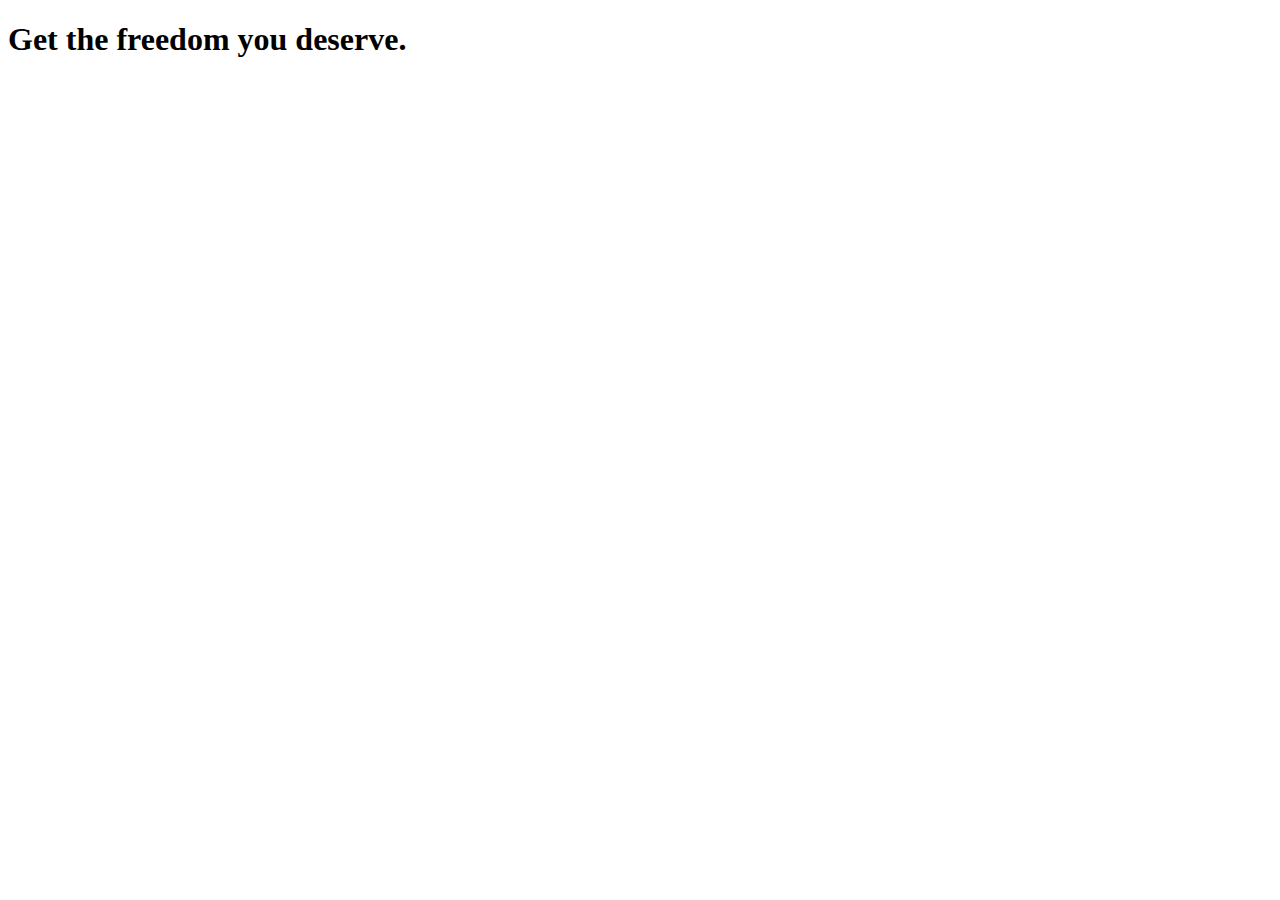
<file: basics-01-understanding-the-course-project-starting-code/index.html>
<!DOCTYPE html>
<html lang="en">

<head>
    <meta charset="UTF-8">
    <meta http-equiv="X-UA-Compatible" content="ie=edge">
    <title>uHost</title>
    <link rel="shortcut icon" href="favicon.png">
</head>

<body>
    <main>
        <section>
            <h1>Get the freedom you deserve.</h1>
        </section>
    </main>
</body>

</html>
</file>
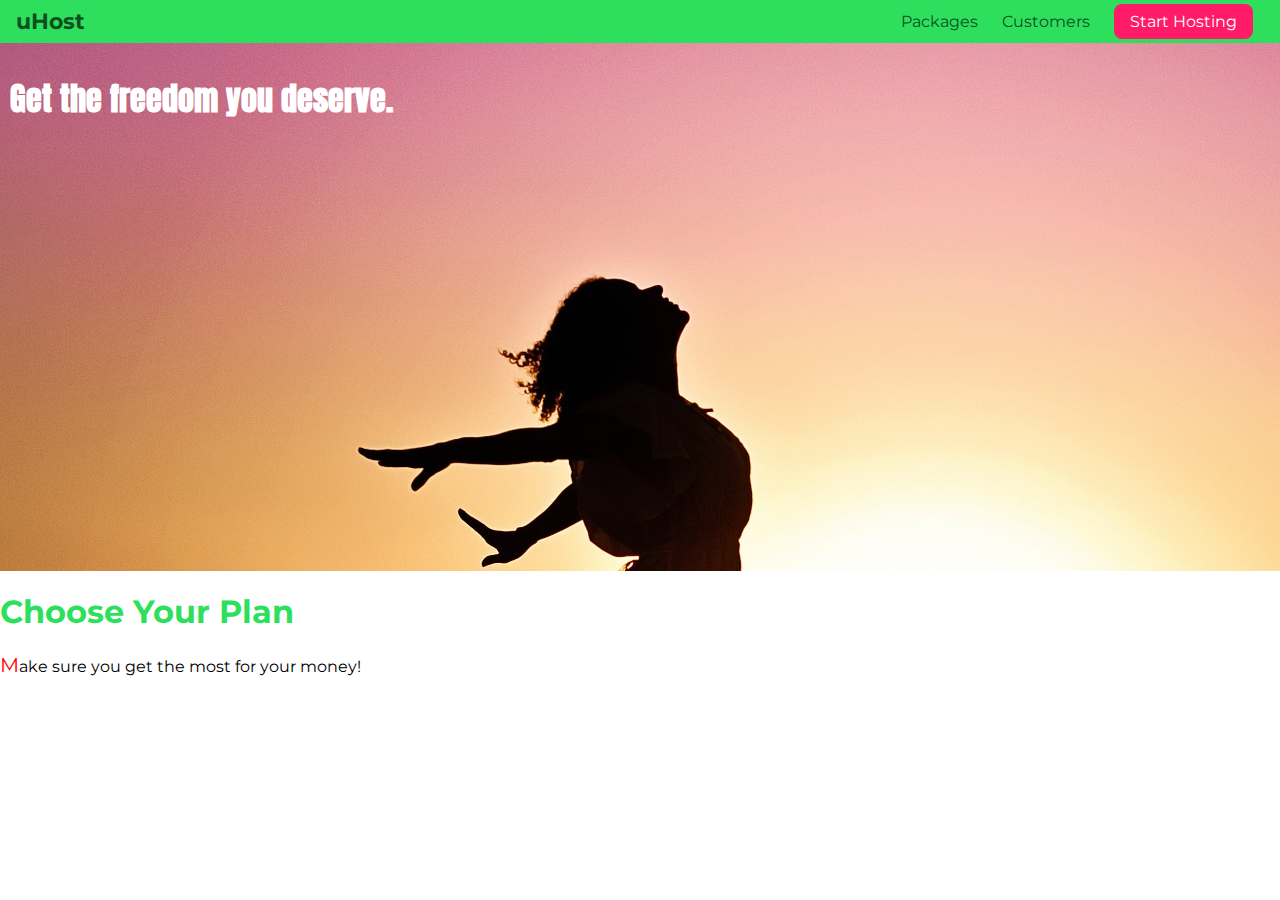
<file: basics-08-project-finished/index.html>
<!DOCTYPE html>
<html lang="en">

<head>
    <meta charset="UTF-8">
    <meta http-equiv="X-UA-Compatible" content="ie=edge">
    <title>uHost</title>
    <link rel="shortcut icon" href="favicon.png">
    <link href="https://fonts.googleapis.com/css?family=Anton" rel="stylesheet">
    <link href="https://fonts.googleapis.com/css?family=Montserrat:400,700" rel="stylesheet">
    <link rel="stylesheet" href="main.css">
</head>

<body>
        <header class="main-header">
                <div>
                    <a href="index.html" class="main-header__brand">
                        uHost
                    </a>
                </div>
                <nav class="main-nav">
                    <ul class="main-nav__items">
                        <li class="main-nav__item">
                            <a href="packages/index.html">Packages</a>
                            <a href="packages/index.html" style="display: none">Packages</a>
                        </li>
                        <li class="main-nav__item">
                            <a href="customers/index.html">Customers</a>
                        </li>
                        <li class="main-nav__item main-nav__item--cta">
                            <a href="start-hosting/index.html">Start Hosting</a>
                        </li>
                    </ul>
                </nav>
            </header>

    <main>
        <section id="product-overview">
            <h1>Get the freedom you deserve.</h1>
        </section>
        <section id="plans">
            <h1 class="section-title">Choose Your Plan</h1>
            <p>Make sure you get the most for your money!</p>
        </section>
    </main>
</body>

</html>
</file>
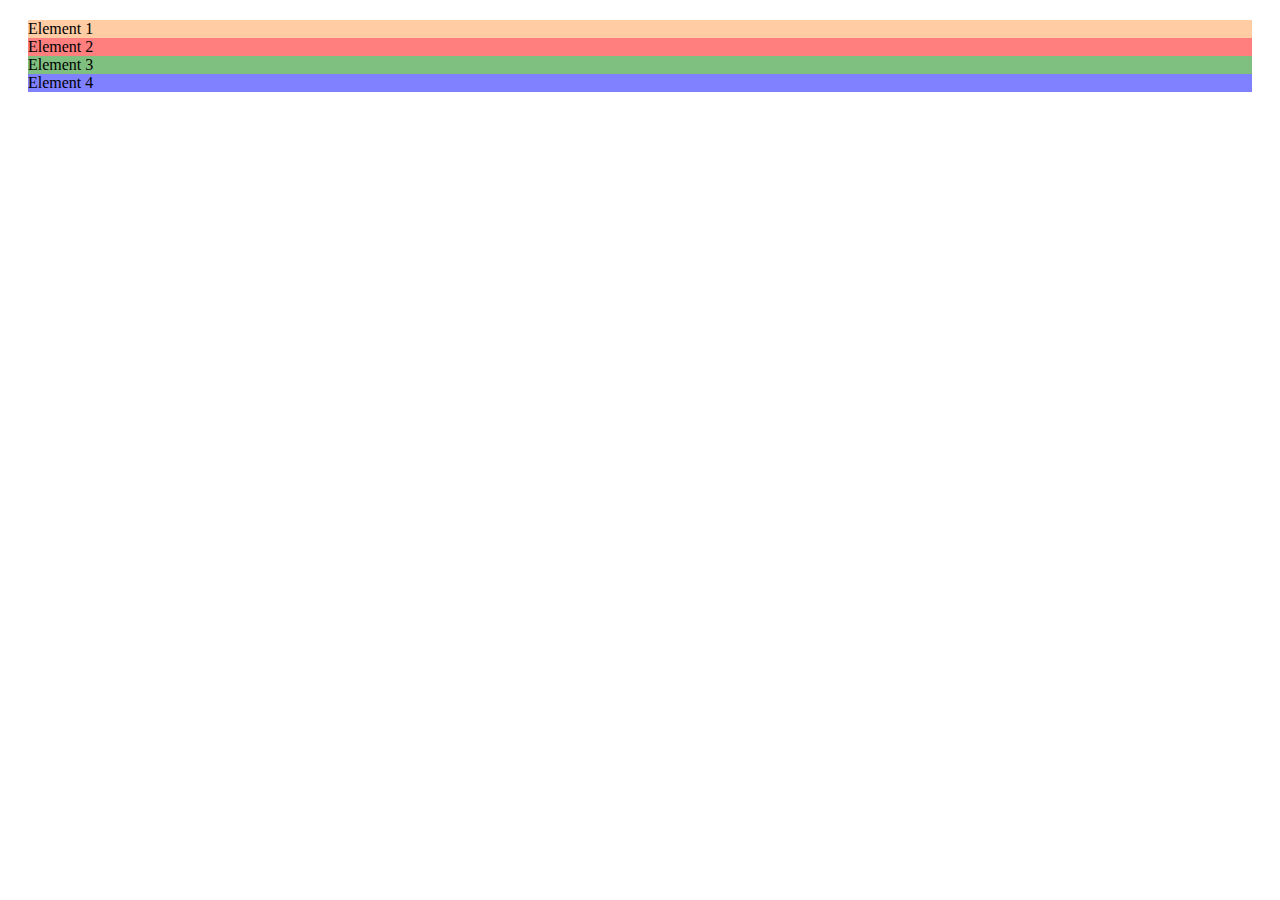
<file: css-grid/index.html>
<!DOCTYPE html>
<html lang="en">
<head>
    <meta charset="UTF-8">
    <meta name="viewport" content="width=device-width, initial-scale=1.0">
    <meta http-equiv="X-UA-Compatible" content="ie=edge">
    <title>CSS Course</title>
    <link rel="stylesheet" href="main.css">
</head>
<body>
    <div class="container">
        <div class="el1">Element 1</div>
        <div class="el2">Element 2</div>
        <div class="el3">Element 3</div>
        <div class="el4">Element 4</div>
    </div>
</body>
</html>
</file>
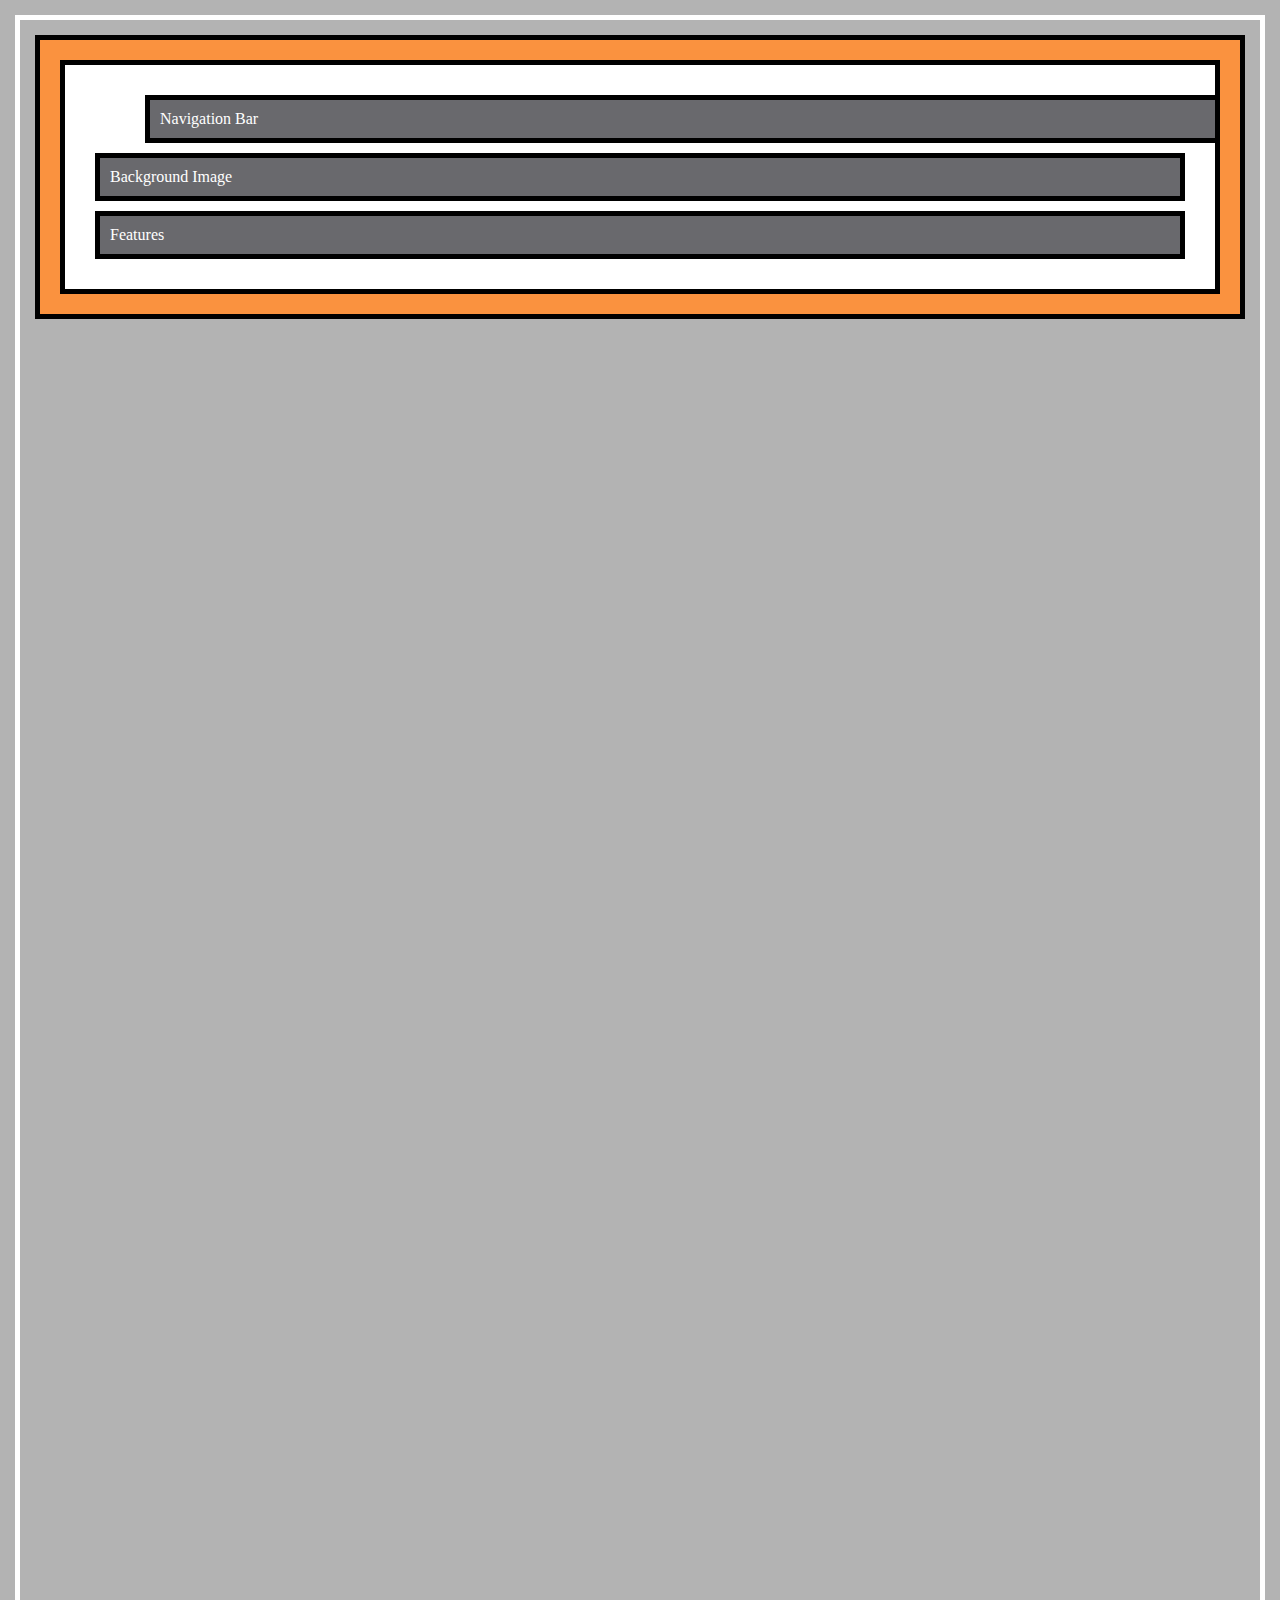
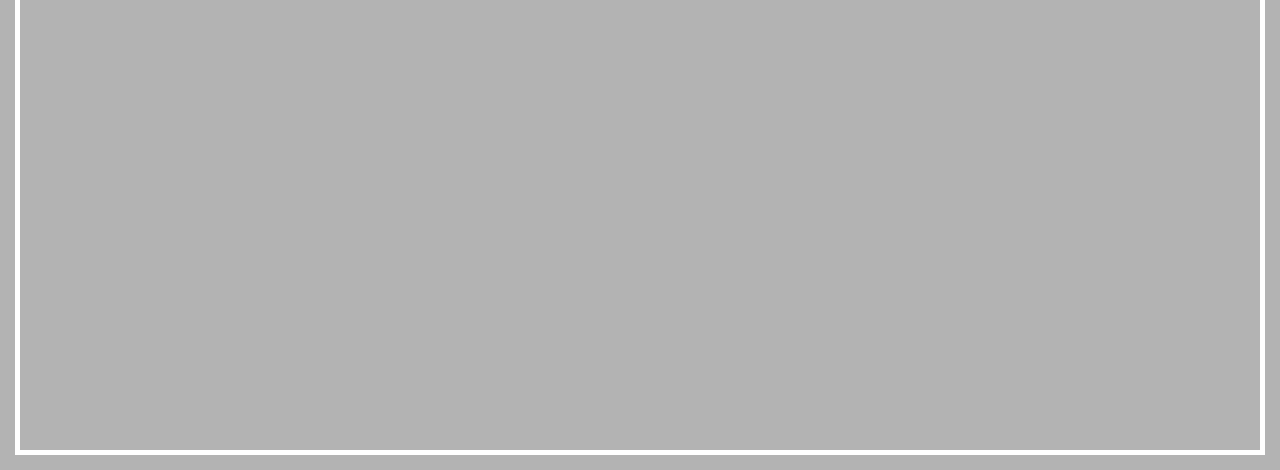
<file: position-02-working-with-fixed-starting-code/index.html>
<!DOCTYPE html>
<html lang="en">
    <head>
        <meta charset="UTF-8">
        <meta http-equiv="X-UA-Compatible" content="ie=edge">
        <link rel="stylesheet" href="main.css">
        <title>Position</title>
    </head>
    <body>
        <div class="parent">
            <div class="child-1">Navigation Bar</div>
            <div class="child-2">Background Image</div>
            <div class="child-3">Features</div>
        </div>
    </body>
</html>
</file>
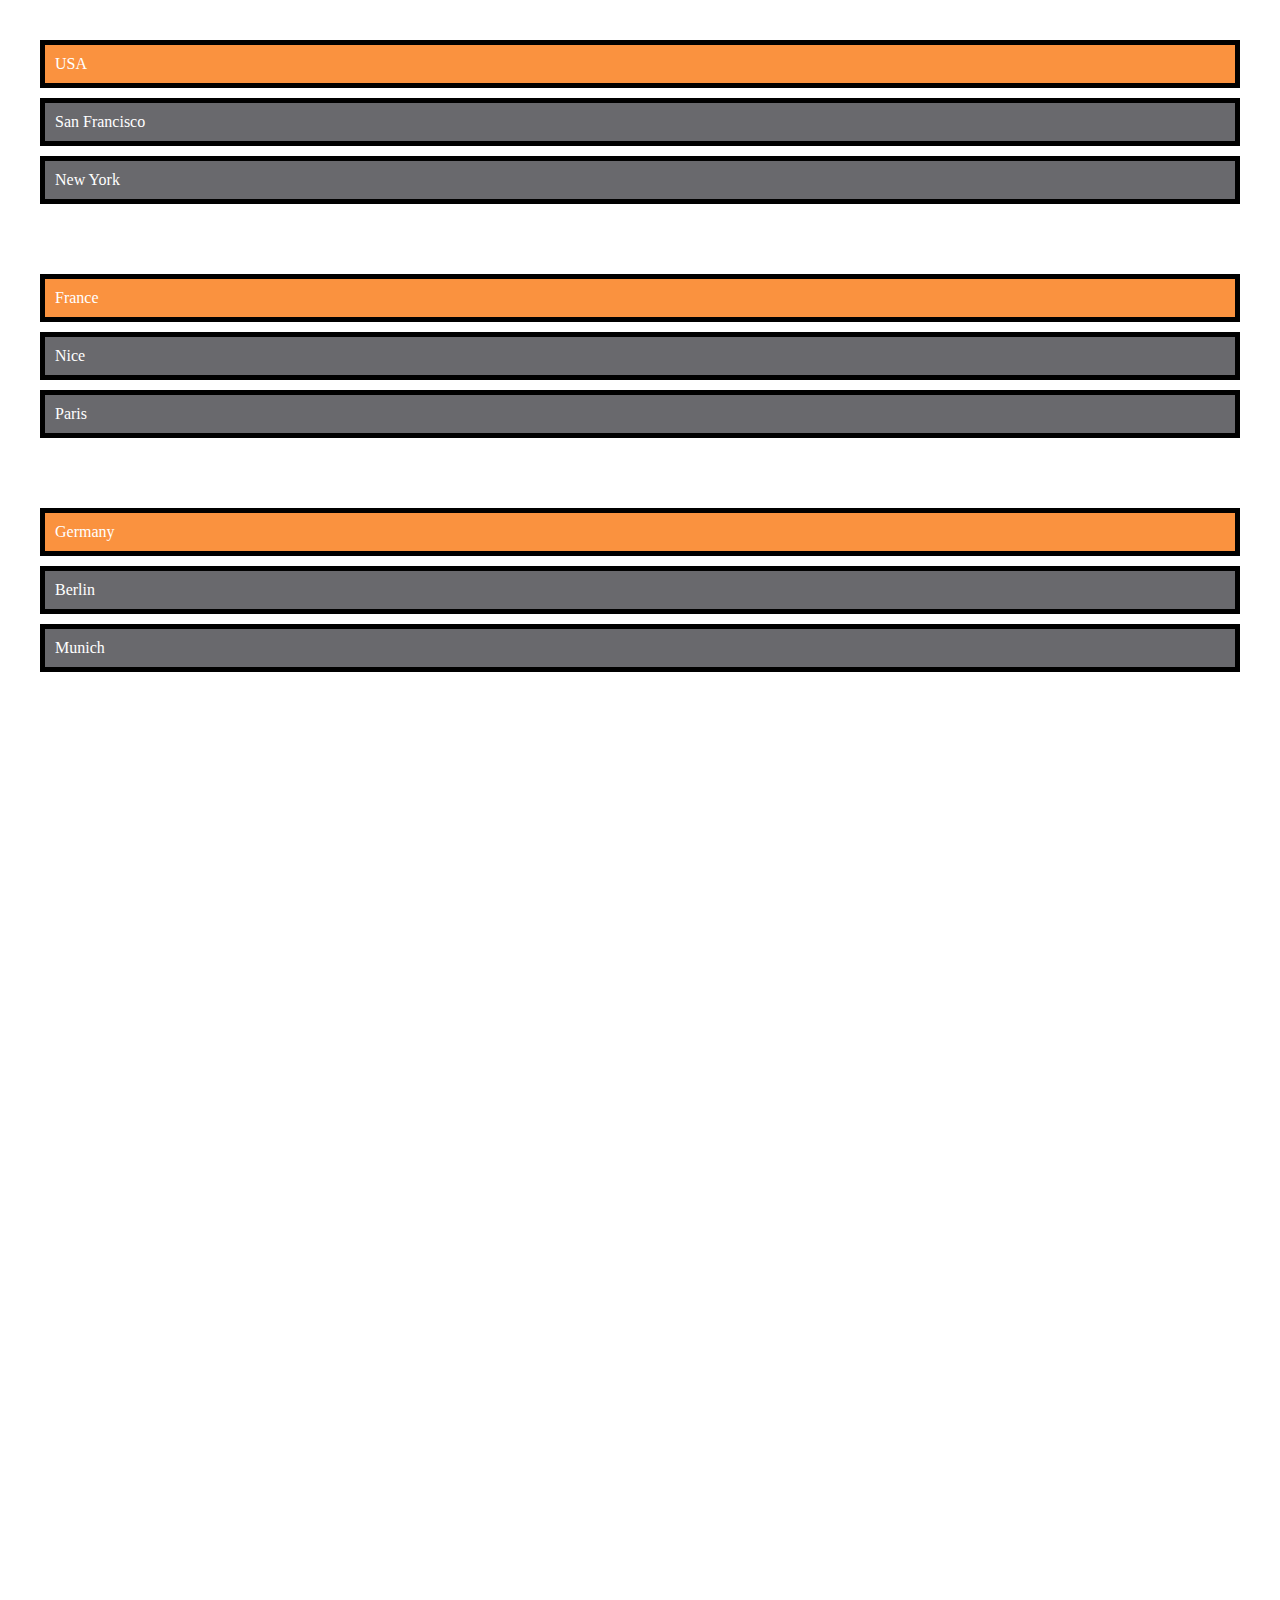
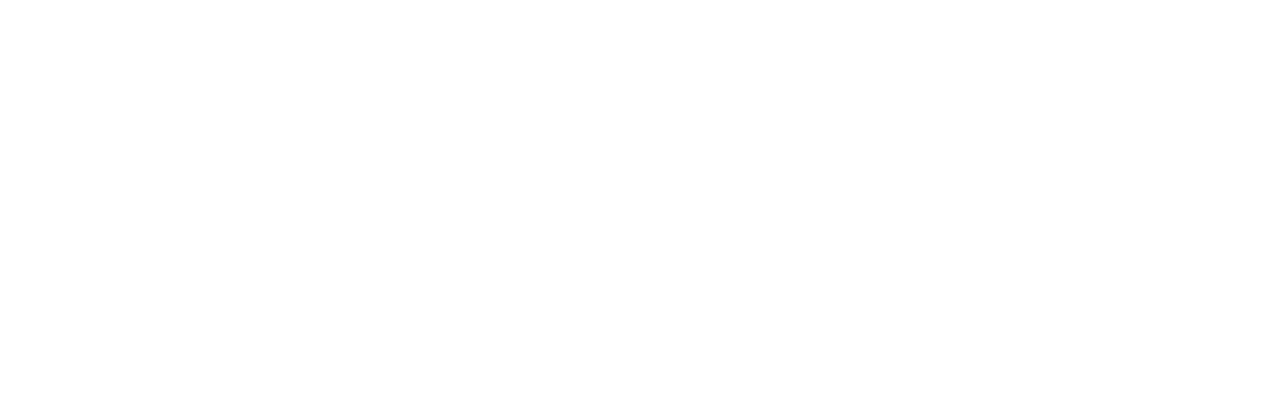
<file: position-07-introducing-sticky-positioning-starting-code/index.html>
<!DOCTYPE html>
<html lang="en">
    <head>
        <meta charset="UTF-8">
        <meta http-equiv="X-UA-Compatible" content="ie=edge">
        <link rel="stylesheet" href="main.css">
        <title>Position</title>
    </head>
    <body>
        <div class="parent">
            <div class="country">USA</div>
            <div class="cities">San Francisco</div>
            <div class="cities">New York</div>
        </div>
        <div class="parent">
            <div class="country">France</div>
            <div class="cities">Nice</div>
            <div class="cities">Paris</div>
        </div>
        <div class="parent">
            <div class="country">Germany</div>
            <div class="cities">Berlin</div>
            <div class="cities">Munich</div>
        </div>
    </body>
</html>
</file>
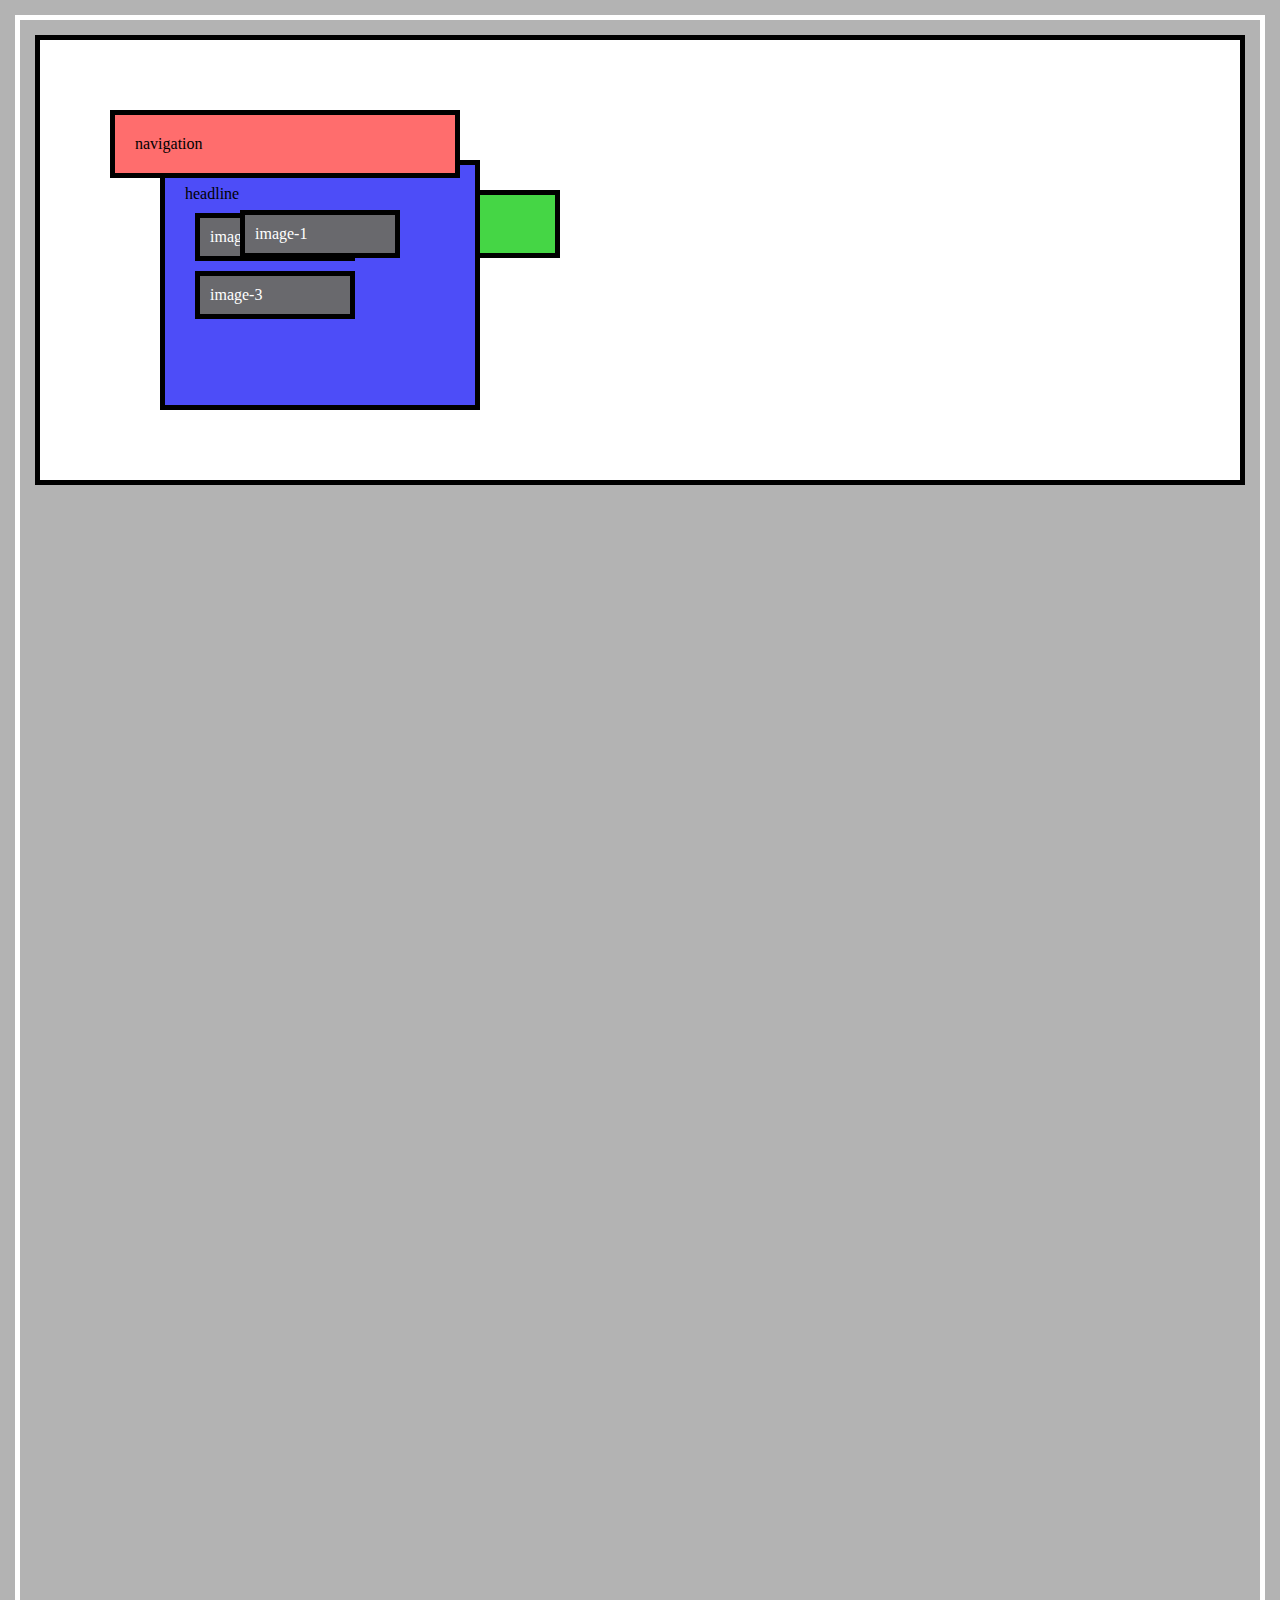
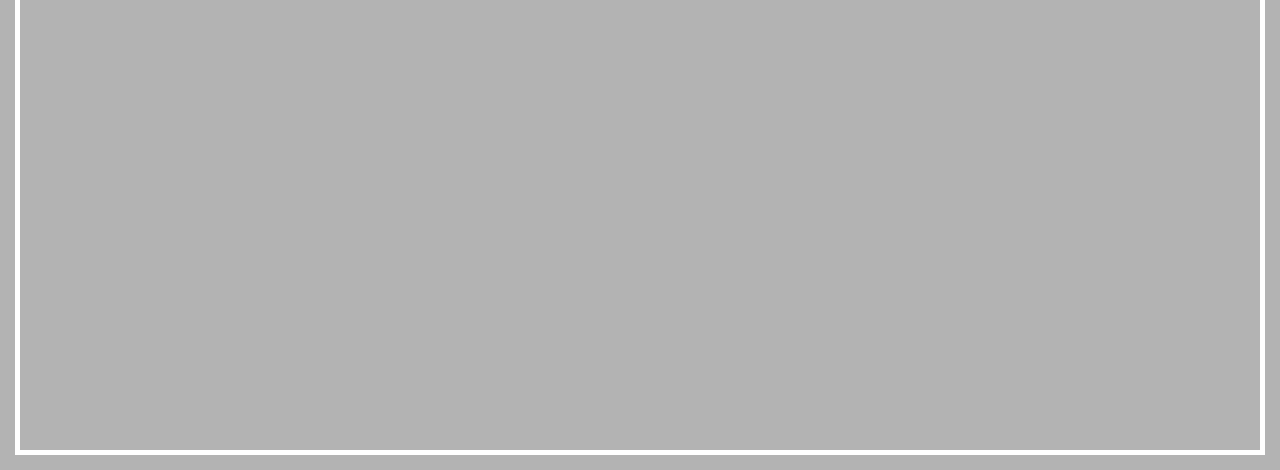
<file: position-08-understanding-stacking-context-starting-code/index.html>
<!DOCTYPE html>
<html lang="en">
    <head>
        <meta charset="UTF-8">
        <meta http-equiv="X-UA-Compatible" content="ie=edge">
        <link rel="stylesheet" href="main.css">
        <title>Position</title>
    </head>
    <body>
        <div class="navigation">navigation</div>
        <div class="headline">headline    
            <div class="image-1">image-1</div>
            <div class="image-2">image-2</div>
            <div class="image-3">image-3</div>
        </div>
        <div class="contact-us">contact-us</div>
    </body>
</html>
</file>
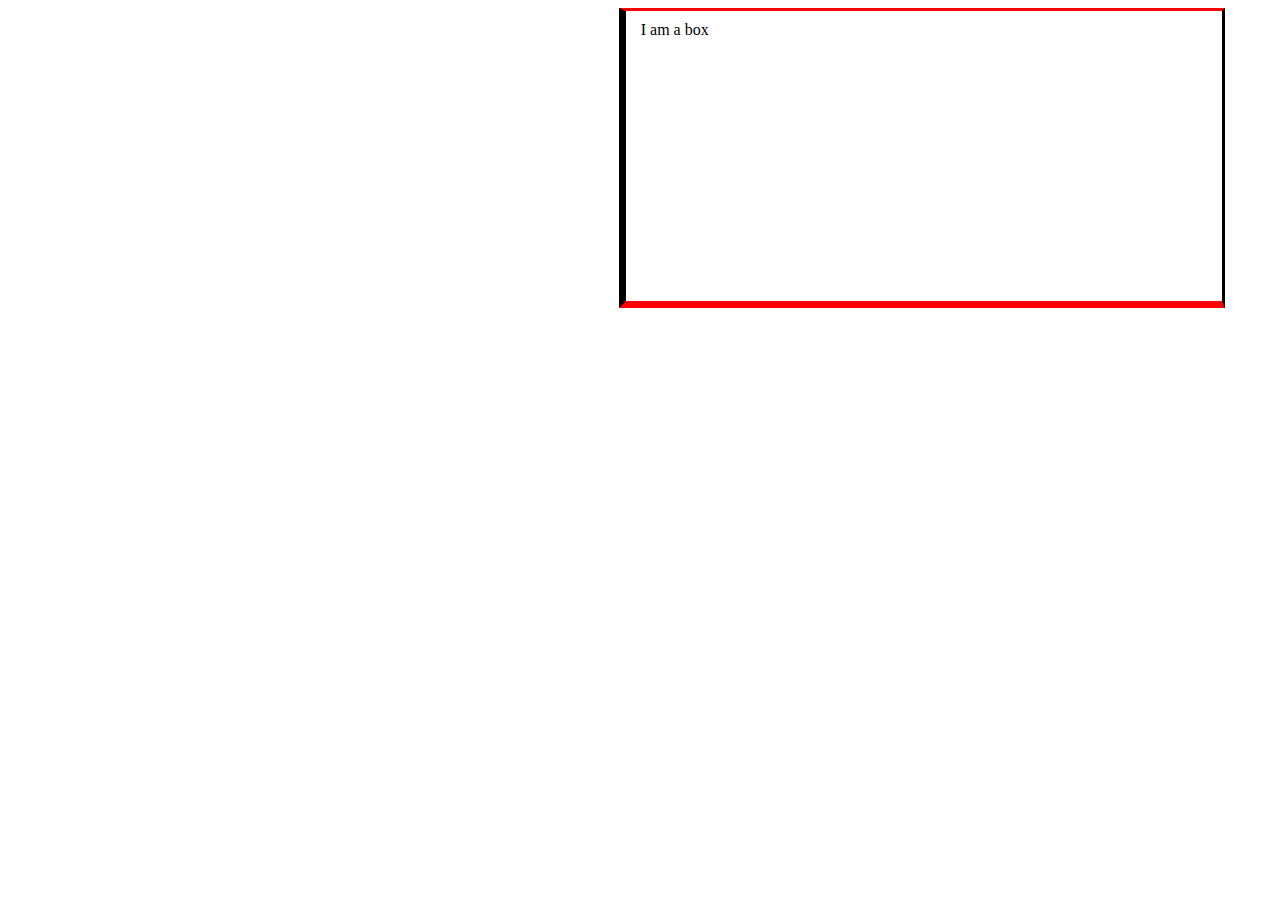
<file: basics-08-project-finished/assignment1/index.html>
<!DOCTYPE html>
<html lang="en">

<head>
    <meta charset="UTF-8">
    <meta http-equiv="X-UA-Compatible" content="ie=edge">
    <title>uHost</title>
    <link rel="stylesheet" href="main.css">
</head>

<body>
    <main class="main-box">
        <div class="box" id="first-box">
            I am a box
        </div>
        <div class="box">
                I am a box
            </div>
    </main>
</body>

</html>
</file>
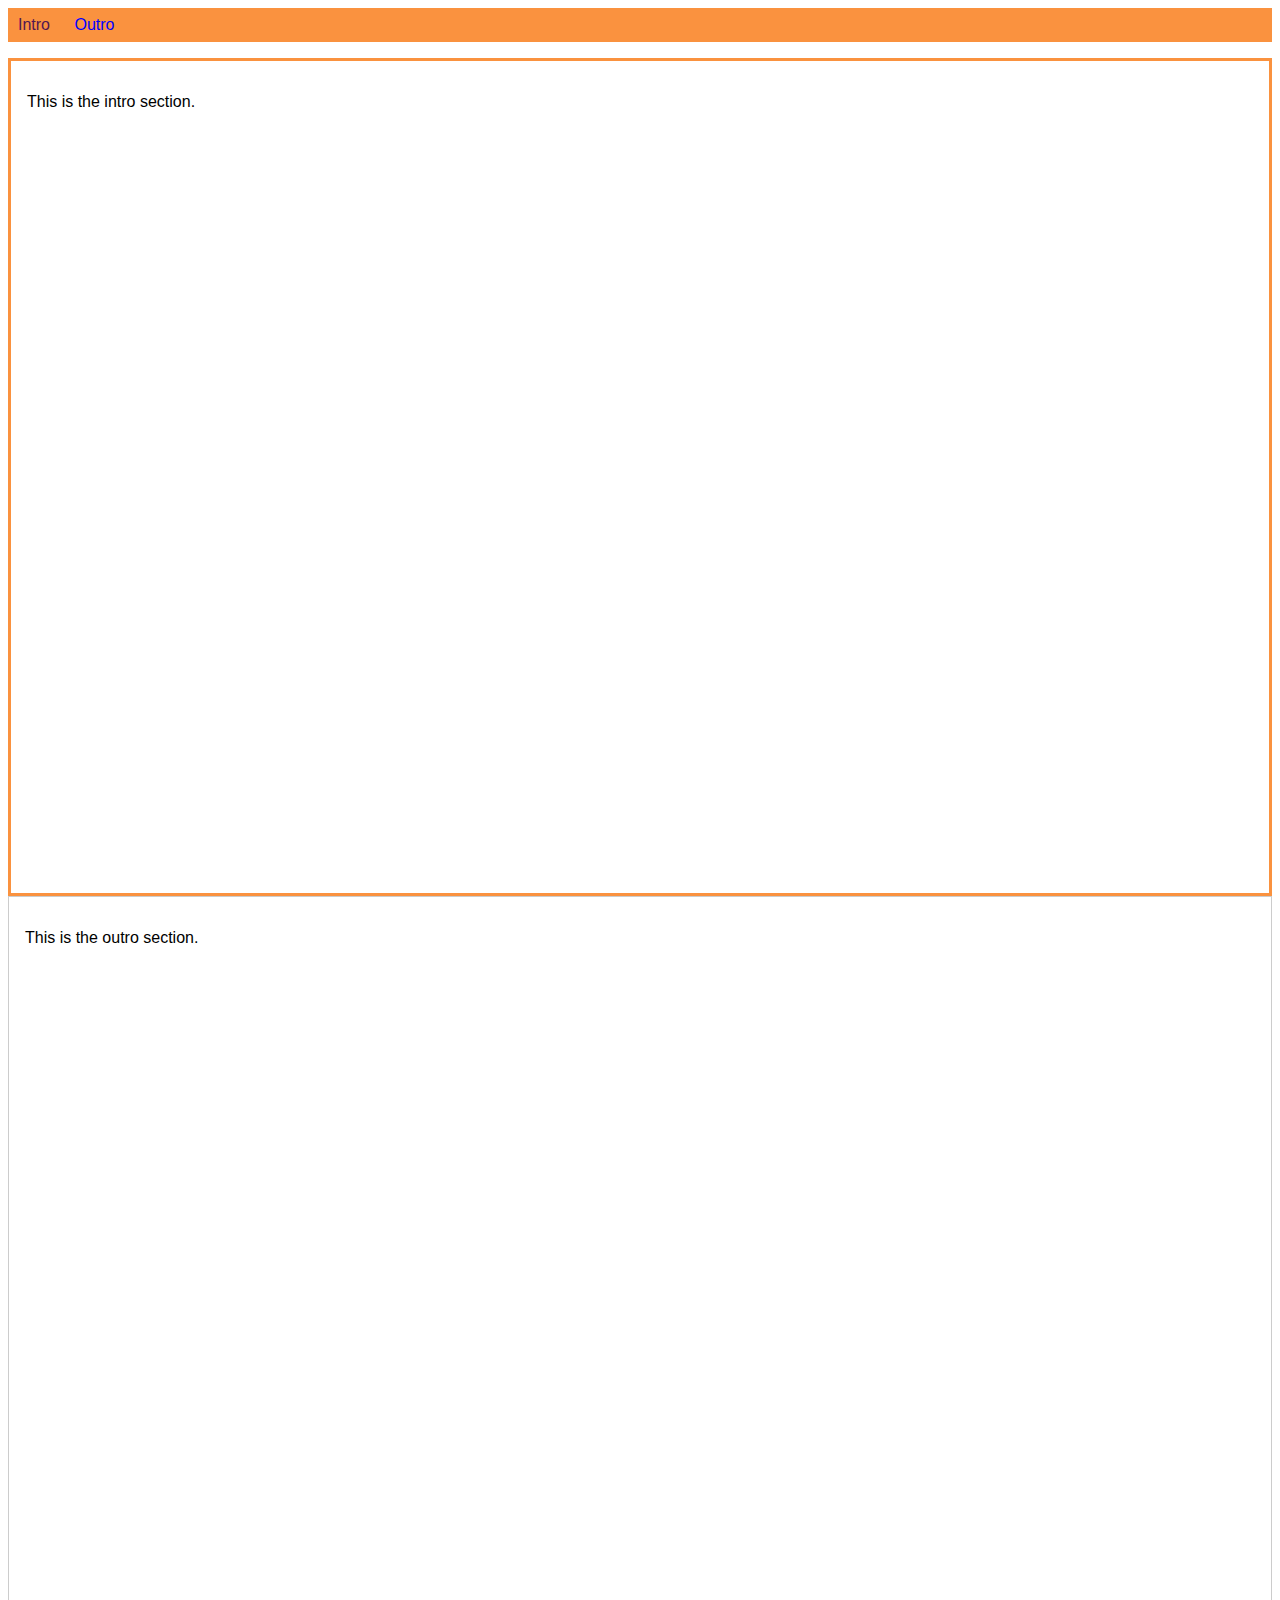
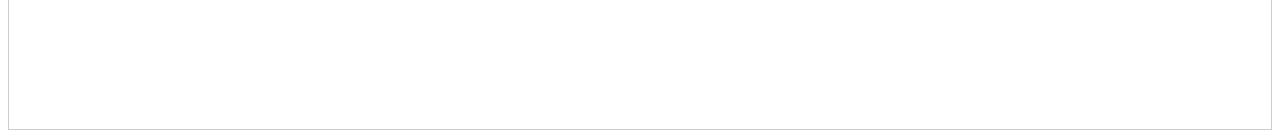
<file: basics-08-project-finished/more-on-selectors-1-start-code/index.html>
<!DOCTYPE html>
<html lang="en">

<head>
    <meta charset="UTF-8">
    <meta name="viewport" content="width=device-width, initial-scale=1.0">
    <meta http-equiv="X-UA-Compatible" content="ie=edge">
    <title>CSS Course</title>
    <link rel="stylesheet" href="main.css">
</head>

<body>
    <nav>
        <a href="#intro" class="active">Intro</a>
        <a href="#outro">Outro</a>
    </nav>
    <section id="intro" class="main-section highlighted">
        <p>This is the intro section.</p>
    </section>
    <section id="outro" class="main-section">
        <p>This is the outro section.</p>
    </section>
</body>

</html>
</file>
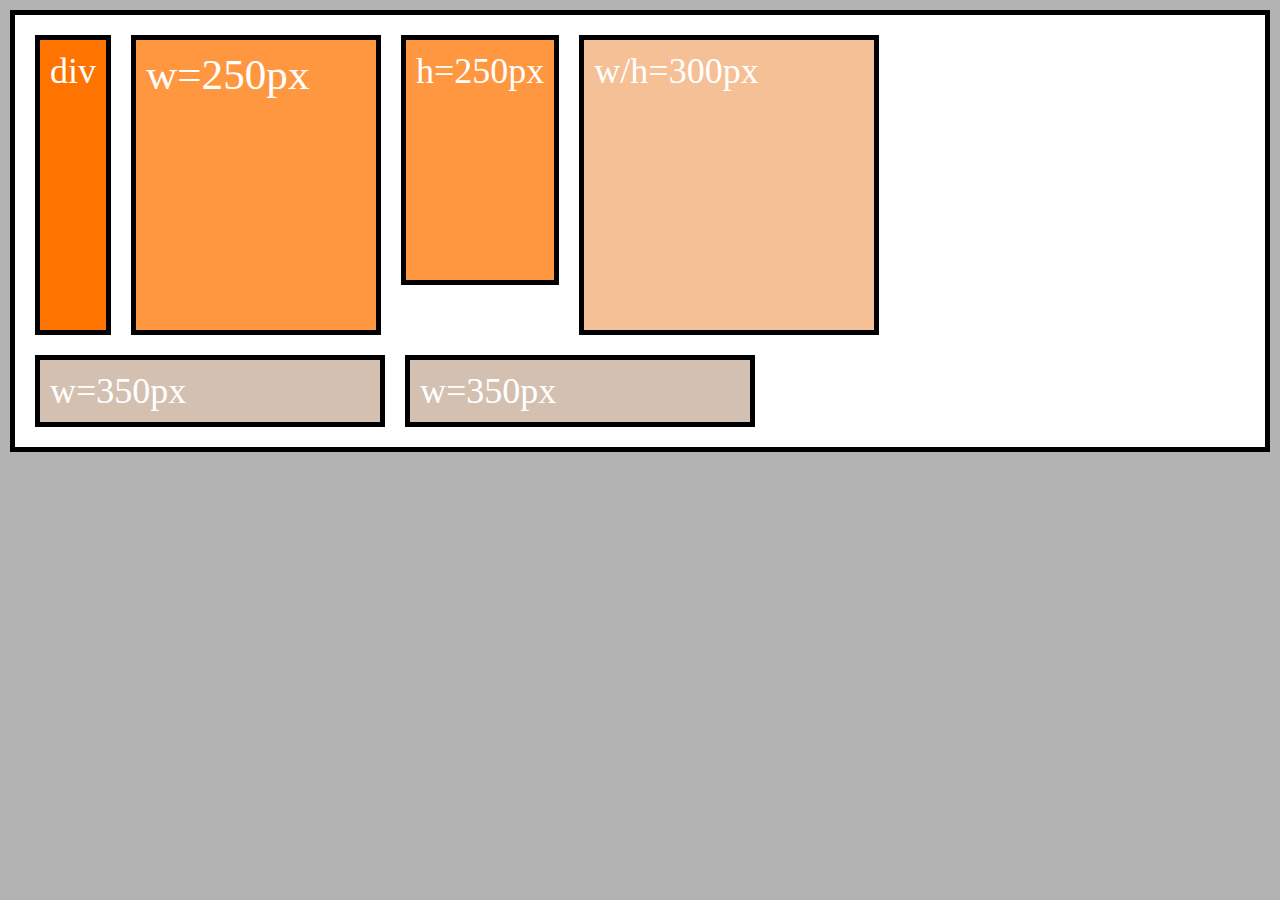
<file: css-project/flexbox-box/index.html>
<!DOCTYPE html>
<html lang="en">
    <head>
        <meta charset="UTF-8">
        <meta http-equiv="X-UA-Compatible" content="ie=edge">
        <link rel="stylesheet" href="main.css">
        <title>Flexbox</title>
    </head>
    <body>
        <div class="flex-container">
            <div class="item-1">div</div>
            <div class="item-2">w=250px</div>
            <div class="item-3">h=250px</div>
            <div class="item-4">w/h=300px</div>
            <div class="item-5">w=350px</div>
            <div class="item-6">w=350px</div>
        </div>
    </body>
</html>
</file>
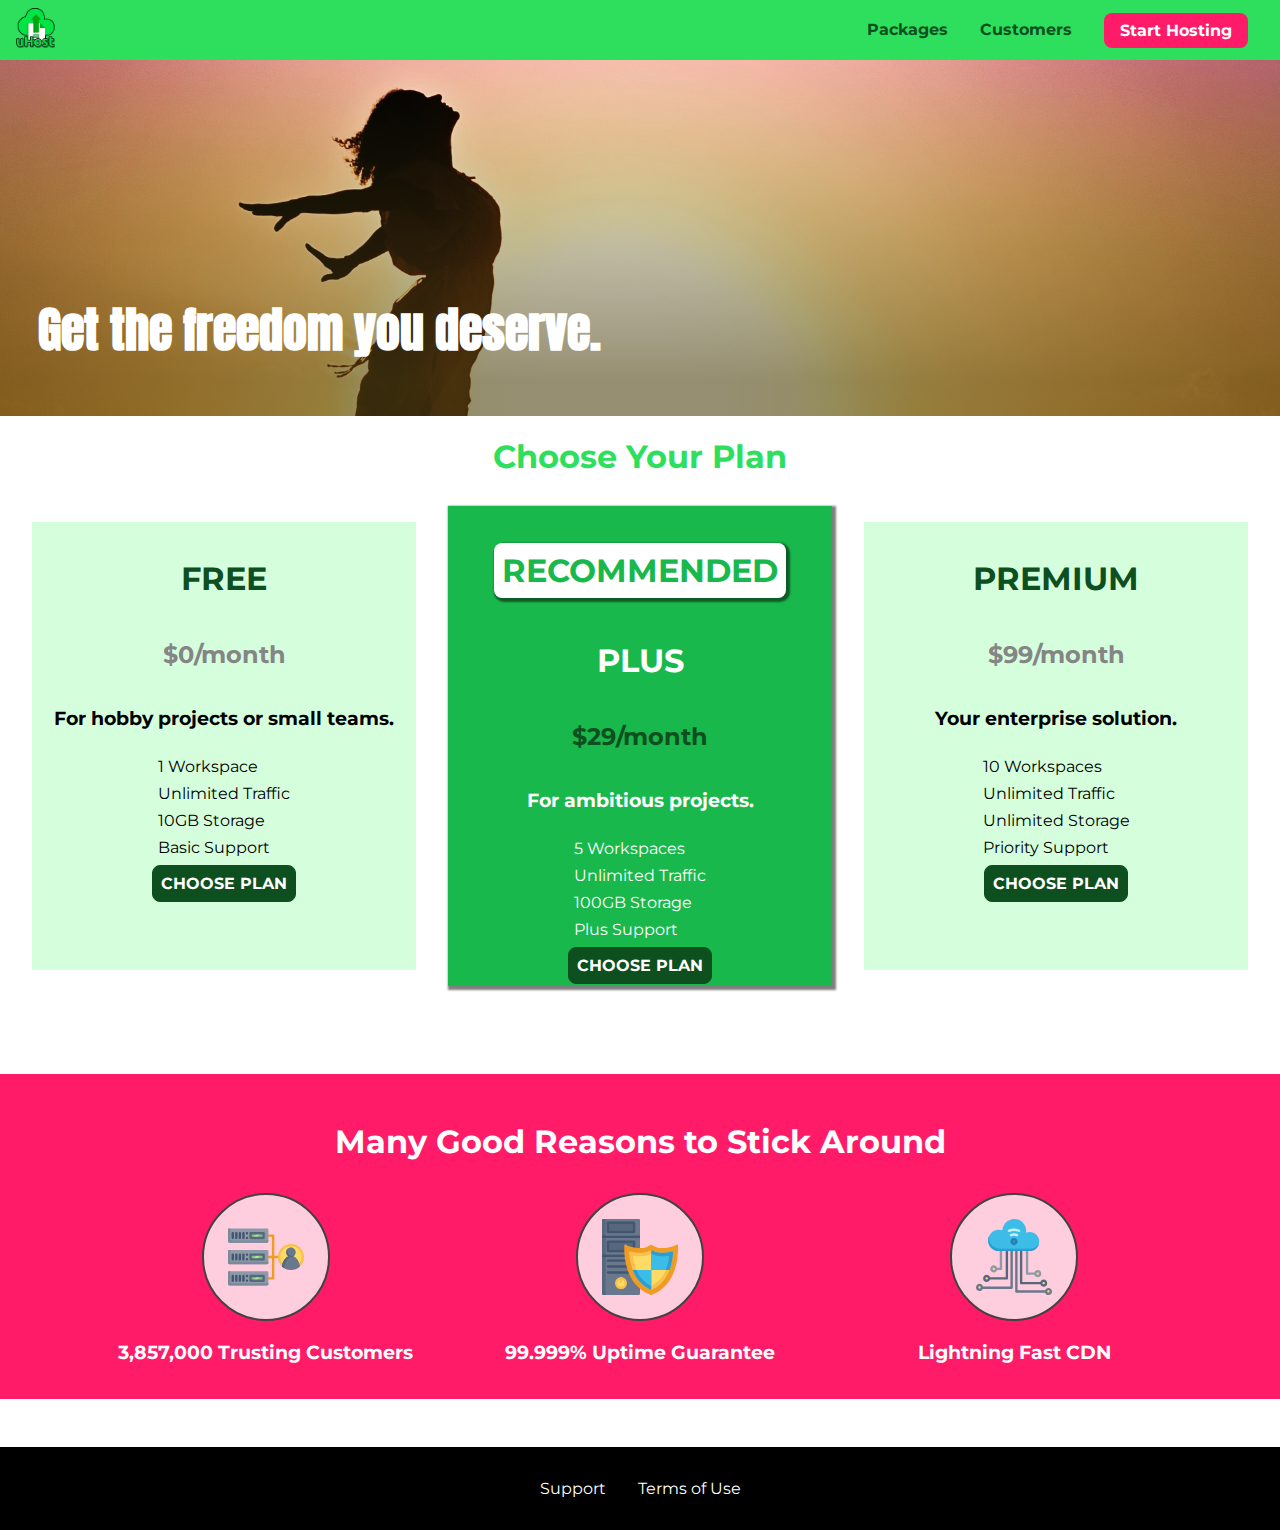
<file: css-project/main-project/index.html>
<!DOCTYPE html>
<html lang="en">

<head>
    <meta charset="UTF-8">
    <meta http-equiv="X-UA-Compatible" content="ie=edge">
    <meta name="viewport" content="width=device-width, initial-scale=1.0">
    <title>uHost</title>
    <link rel="shortcut icon" href="favicon.png">
    <link rel="stylesheet" href="shared.css">
    <link rel="stylesheet" href="main.css">
</head>

<body>
    <div class="backdrop"></div>
    <div class="modal">
        <h1 class="modal__title">Do you want to continue?</h1>
        <div class="modal__actions">
            <a href="start-hosting/index.html" class="modal__action">Yes!</a>
            <button class="modal__action modal__action--negative" type="button">No!</button>
        </div>
    </div>
    <header class="main-header">
        <div>
            <button class="toggle-button">
                <span class="toggle-button__bar"></span>
                <span class="toggle-button__bar"></span>
                <span class="toggle-button__bar"></span>
            </button>
            <a href="index.html" class="main-header__brand">
                <img src="images/uhost-icon.png" alt="uHost - Your favorite hosting company">
            </a>
        </div>
        <nav class="main-nav">
            <ul class="main-nav__items">
                <li class="main-nav__item">
                    <a href="packages/index.html">Packages</a>
                </li>
                <li class="main-nav__item">
                    <a href="customers/index.html">Customers</a>
                </li>
                <li class="main-nav__item main-nav__item--cta">
                    <a href="start-hosting/index.html">Start Hosting</a>
                </li>
            </ul>
        </nav>
    </header>
    <nav class="mobile-nav">
        <ul class="mobile-nav__items">
            <li class="mobile-nav__item">
                <a href="packages/index.html">Packages</a>
            </li>
            <li class="mobile-nav__item">
                <a href="customers/index.html">Customers</a>
            </li>
            <li class="mobile-nav__item mobile-nav__item--cta">
                <a href="start-hosting/index.html">Start Hosting</a>
            </li>
        </ul>
    </nav>
    <main>
        <section id="product-overview">
            <h1>Get the freedom you deserve.</h1>
        </section>
        <section id="plans">
            <h1 class="section-title">Choose Your Plan</h1>
            <div class="plan__list">
                <article class="plan">
                    <h1 class="plan__title">FREE</h1>
                    <h2 class="plan__price">$0/month</h2>
                    <h3>For hobby projects or small teams.</h3>
                    <ul class="plan__features">
                        <li class="plan__feature">1 Workspace</li>
                        <li class="plan__feature">Unlimited Traffic</li>
                        <li class="plan__feature">10GB Storage</li>
                        <li class="plan__feature">Basic Support</li>
                    </ul>
                    <div>
                        <button class="button">CHOOSE PLAN</button>
                    </div>
                </article>
                <article class="plan plan--highlighted">
                    <h1 class="plan__annotation">RECOMMENDED</h1>
                    <h1 class="plan__title">PLUS</h1>
                    <h2 class="plan__price">$29/month</h2>
                    <h3>For ambitious projects.</h3>
                    <ul class="plan__features">
                        <li class="plan__feature">5 Workspaces</li>
                        <li class="plan__feature">Unlimited Traffic</li>
                        <li class="plan__feature">100GB Storage</li>
                        <li class="plan__feature">Plus Support</li>
                    </ul>
                    <div>
                        <button class="button">CHOOSE PLAN</button>
                    </div>
                </article>
                <article class="plan">
                    <h1 class="plan__title">PREMIUM</h1>
                    <h2 class="plan__price">$99/month</h2>
                    <h3>Your enterprise solution.</h3>
                    <ul class="plan__features">
                        <li class="plan__feature">10 Workspaces</li>
                        <li class="plan__feature">Unlimited Traffic</li>
                        <li class="plan__feature">Unlimited Storage</li>
                        <li class="plan__feature">Priority Support</li>
                    </ul>
                    <div>
                        <button class="button">CHOOSE PLAN</button>
                    </div>
                </article>
            </div>
        </section>
        <section id="key-features">
            <h1 class="section-title">Many Good Reasons to Stick Around</h1>
            <ul class="key-feature__list">
                <li class="key-feature">
                    <div class="key-feature__image">
                        <svg viewBox="0 0 512 512">
                            <path style="fill:#F09B24;" d="M344,248h-32V112c0-4.418-3.582-8-8-8h-40c-4.418,0-8,3.582-8,8s3.582,8,8,8h32v128h-32  c-4.418,0-8,3.582-8,8s3.582,8,8,8h32v128h-32c-4.418,0-8,3.582-8,8s3.582,8,8,8h40c4.418,0,8-3.582,8-8V264h32c4.418,0,8-3.582,8-8  S348.418,248,344,248z"
                            />
                            <path style="fill:#8E9AA9;" d="M264,64H8c-4.418,0-8,3.582-8,8v80c0,4.418,3.582,8,8,8h256c4.418,0,8-3.582,8-8V72  C272,67.582,268.418,64,264,64z"
                            />
                            <path style="fill:#7C899B;" d="M24,144c-4.418,0-8-3.582-8-8V64H8c-4.418,0-8,3.582-8,8v80c0,4.418,3.582,8,8,8h256  c4.418,0,8-3.582,8-8v-8H24z"
                            />
                            <rect x="152" y="96" style="fill:#B8E3A8;" width="88" height="32" />
                            <g>
                                <polygon style="fill:#7EC97D;" points="152,96 152,128 166,128 198,96  " />
                                <polygon style="fill:#7EC97D;" points="220,96 188,128 240,128 240,96  " />
                            </g>
                            <path style="fill:#56677E;" d="M240,136h-88c-4.418,0-8-3.582-8-8V96c0-4.418,3.582-8,8-8h88c4.418,0,8,3.582,8,8v32  C248,132.418,244.418,136,240,136z M160,120h72v-16h-72V120z"
                            />
                            <g>
                                <path style="fill:#435670;" d="M32,136c-4.418,0-8-3.582-8-8V96c0-4.418,3.582-8,8-8s8,3.582,8,8v32C40,132.418,36.418,136,32,136z   "
                                />
                                <path style="fill:#435670;" d="M56,136c-4.418,0-8-3.582-8-8V96c0-4.418,3.582-8,8-8s8,3.582,8,8v32C64,132.418,60.418,136,56,136z   "
                                />
                                <path style="fill:#435670;" d="M80,136c-4.418,0-8-3.582-8-8V96c0-4.418,3.582-8,8-8s8,3.582,8,8v32C88,132.418,84.418,136,80,136z   "
                                />
                                <path style="fill:#435670;" d="M104,136c-4.418,0-8-3.582-8-8V96c0-4.418,3.582-8,8-8s8,3.582,8,8v32   C112,132.418,108.418,136,104,136z"
                                />
                                <path style="fill:#435670;" d="M128,105c-4.418,0-8-3.582-8-8v-1c0-4.418,3.582-8,8-8s8,3.582,8,8v1   C136,101.418,132.418,105,128,105z"
                                />
                                <path style="fill:#435670;" d="M128,136c-4.418,0-8-3.582-8-8v-1c0-4.418,3.582-8,8-8s8,3.582,8,8v1   C136,132.418,132.418,136,128,136z"
                                />
                            </g>
                            <path style="fill:#8E9AA9;" d="M264,208H8c-4.418,0-8,3.582-8,8v80c0,4.418,3.582,8,8,8h256c4.418,0,8-3.582,8-8v-80  C272,211.582,268.418,208,264,208z"
                            />
                            <path style="fill:#7C899B;" d="M24,288c-4.418,0-8-3.582-8-8v-72H8c-4.418,0-8,3.582-8,8v80c0,4.418,3.582,8,8,8h256  c4.418,0,8-3.582,8-8v-8H24z"
                            />
                            <rect x="152" y="240" style="fill:#B8E3A8;" width="88" height="32" />
                            <g>
                                <polygon style="fill:#7EC97D;" points="152,240 152,272 166,272 198,240  " />
                                <polygon style="fill:#7EC97D;" points="220,240 188,272 240,272 240,240  " />
                            </g>
                            <path style="fill:#56677E;" d="M240,280h-88c-4.418,0-8-3.582-8-8v-32c0-4.418,3.582-8,8-8h88c4.418,0,8,3.582,8,8v32  C248,276.418,244.418,280,240,280z M160,264h72v-16h-72V264z"
                            />
                            <g>
                                <path style="fill:#435670;" d="M32,280c-4.418,0-8-3.582-8-8v-32c0-4.418,3.582-8,8-8s8,3.582,8,8v32C40,276.418,36.418,280,32,280   z"
                                />
                                <path style="fill:#435670;" d="M56,280c-4.418,0-8-3.582-8-8v-32c0-4.418,3.582-8,8-8s8,3.582,8,8v32C64,276.418,60.418,280,56,280   z"
                                />
                                <path style="fill:#435670;" d="M80,280c-4.418,0-8-3.582-8-8v-32c0-4.418,3.582-8,8-8s8,3.582,8,8v32C88,276.418,84.418,280,80,280   z"
                                />
                                <path style="fill:#435670;" d="M104,280c-4.418,0-8-3.582-8-8v-32c0-4.418,3.582-8,8-8s8,3.582,8,8v32   C112,276.418,108.418,280,104,280z"
                                />
                                <path style="fill:#435670;" d="M128,249c-4.418,0-8-3.582-8-8v-1c0-4.418,3.582-8,8-8s8,3.582,8,8v1   C136,245.418,132.418,249,128,249z"
                                />
                                <path style="fill:#435670;" d="M128,280c-4.418,0-8-3.582-8-8v-1c0-4.418,3.582-8,8-8s8,3.582,8,8v1   C136,276.418,132.418,280,128,280z"
                                />
                            </g>
                            <path style="fill:#8E9AA9;" d="M264,352H8c-4.418,0-8,3.582-8,8v80c0,4.418,3.582,8,8,8h256c4.418,0,8-3.582,8-8v-80  C272,355.582,268.418,352,264,352z"
                            />
                            <path style="fill:#7C899B;" d="M24,432c-4.418,0-8-3.582-8-8v-72H8c-4.418,0-8,3.582-8,8v80c0,4.418,3.582,8,8,8h256  c4.418,0,8-3.582,8-8v-8H24z"
                            />
                            <rect x="152" y="384" style="fill:#B8E3A8;" width="88" height="32" />
                            <g>
                                <polygon style="fill:#7EC97D;" points="152,384 152,416 166,416 198,384  " />
                                <polygon style="fill:#7EC97D;" points="220,384 188,416 240,416 240,384  " />
                            </g>
                            <path style="fill:#56677E;" d="M240,424h-88c-4.418,0-8-3.582-8-8v-32c0-4.418,3.582-8,8-8h88c4.418,0,8,3.582,8,8v32  C248,420.418,244.418,424,240,424z M160,408h72v-16h-72V408z"
                            />
                            <g>
                                <path style="fill:#435670;" d="M32,424c-4.418,0-8-3.582-8-8v-32c0-4.418,3.582-8,8-8s8,3.582,8,8v32C40,420.418,36.418,424,32,424   z"
                                />
                                <path style="fill:#435670;" d="M56,424c-4.418,0-8-3.582-8-8v-32c0-4.418,3.582-8,8-8s8,3.582,8,8v32C64,420.418,60.418,424,56,424   z"
                                />
                                <path style="fill:#435670;" d="M80,424c-4.418,0-8-3.582-8-8v-32c0-4.418,3.582-8,8-8s8,3.582,8,8v32C88,420.418,84.418,424,80,424   z"
                                />
                                <path style="fill:#435670;" d="M104,424c-4.418,0-8-3.582-8-8v-32c0-4.418,3.582-8,8-8s8,3.582,8,8v32   C112,420.418,108.418,424,104,424z"
                                />
                                <path style="fill:#435670;" d="M128,393c-4.418,0-8-3.582-8-8v-1c0-4.418,3.582-8,8-8s8,3.582,8,8v1   C136,389.418,132.418,393,128,393z"
                                />
                                <path style="fill:#435670;" d="M128,424c-4.418,0-8-3.582-8-8v-1c0-4.418,3.582-8,8-8s8,3.582,8,8v1   C136,420.418,132.418,424,128,424z"
                                />
                            </g>
                            <path style="fill:#F7C14D;" d="M424,168c-48.523,0-88,39.477-88,88s39.477,88,88,88s88-39.477,88-88S472.523,168,424,168z" />
                            <path style="fill:#FFDB66;" d="M424,184c-39.701,0-72,32.299-72,72s32.299,72,72,72s72-32.299,72-72S463.701,184,424,184z" />
                            <path style="fill:#69788D;" d="M484.893,314.16C476.393,274.588,451.922,248,424,248s-52.393,26.588-60.893,66.16  c-0.605,2.82,0.354,5.749,2.511,7.664C381.731,336.124,402.465,344,424,344s42.269-7.876,58.381-22.176  C484.539,319.909,485.498,316.98,484.893,314.16z"
                            />
                            <path style="fill:#56677E;" d="M434.053,249.171C430.768,248.403,427.411,248,424,248c-27.922,0-52.393,26.588-60.893,66.16  c-0.605,2.82,0.354,5.749,2.511,7.664c3.383,3.002,6.979,5.703,10.734,8.125C384.904,286.243,407.373,255.378,434.053,249.171z"
                            />
                            <path style="fill:#69788D;" d="M424,192c-17.645,0-32,14.355-32,32s14.355,32,32,32s32-14.355,32-32S441.645,192,424,192z" />
                            <path style="fill:#56677E;" d="M432,248c-17.645,0-32-14.355-32-32c0-6.783,2.128-13.076,5.742-18.258  C397.444,203.53,392,213.138,392,224c0,17.645,14.355,32,32,32c10.862,0,20.471-5.444,26.258-13.742  C445.076,245.872,438.783,248,432,248z"
                            />

                        </svg>
                    </div>
                    <p class="key-feature__description">3,857,000 Trusting Customers</p>
                </li>
                <li class="key-feature">
                    <div class="key-feature__image">
                        <svg viewBox="0 0 512 512">
                            <path style="fill:#69788D;" d="M248,0H8C3.582,0,0,3.582,0,8v496c0,4.418,3.582,8,8,8h240c4.418,0,8-3.582,8-8V8  C256,3.582,252.418,0,248,0z"
                            />
                            <path style="fill:#56677E;" d="M24,504V8c0-4.418,3.582-8,8-8H8C3.582,0,0,3.582,0,8v496c0,4.418,3.582,8,8,8h24  C27.582,512,24,508.418,24,504z"
                            />
                            <g>
                                <rect x="0" y="112" style="fill:#435670;" width="256" height="16" />
                                <rect x="0" y="240" style="fill:#435670;" width="256" height="16" />
                            </g>
                            <path style="fill:#F7C14D;" d="M128,392c-22.056,0-40,17.944-40,40s17.944,40,40,40s40-17.944,40-40S150.056,392,128,392z" />
                            <path style="fill:#FFDB66;" d="M128,408c-13.233,0-24,10.767-24,24s10.767,24,24,24s24-10.767,24-24S141.233,408,128,408z" />
                            <path style="fill:#F7C14D;" d="M128,392c-2.739,0-5.414,0.278-8,0.805V424c0,4.418,3.582,8,8,8c4.418,0,8-3.582,8-8v-31.195  C133.414,392.278,130.739,392,128,392z"
                            />
                            <g>
                                <path style="fill:#435670;" d="M216,288H40c-4.418,0-8-3.582-8-8s3.582-8,8-8h176c4.418,0,8,3.582,8,8S220.418,288,216,288z"
                                />
                                <path style="fill:#435670;" d="M216,328H40c-4.418,0-8-3.582-8-8s3.582-8,8-8h176c4.418,0,8,3.582,8,8S220.418,328,216,328z"
                                />
                                <path style="fill:#435670;" d="M216,368H40c-4.418,0-8-3.582-8-8s3.582-8,8-8h176c4.418,0,8,3.582,8,8S220.418,368,216,368z"
                                />
                                <path style="fill:#435670;" d="M216,16H40c-4.418,0-8,3.582-8,8v64c0,4.418,3.582,8,8,8h176c4.418,0,8-3.582,8-8V24   C224,19.582,220.418,16,216,16z"
                                />
                            </g>
                            <rect x="48" y="32" style="fill:#56677E;" width="160" height="48" />
                            <path style="fill:#435670;" d="M216,144H40c-4.418,0-8,3.582-8,8v64c0,4.418,3.582,8,8,8h176c4.418,0,8-3.582,8-8v-64  C224,147.582,220.418,144,216,144z"
                            />
                            <rect x="48" y="160" style="fill:#56677E;" width="160" height="48" />
                            <path style="fill:#F09B24;" d="M511.747,180.237c-0.194-6.537-8.107-10.107-13.135-5.894c-5.6,4.693-42.904,21.282-98.514,21.282  c-33.45,0-64.625-20.999-64.929-21.206c-2.9-1.991-6.764-1.85-9.512,0.346c-2.677,2.135-27.201,20.86-63.793,20.86  c-55.607,0-92.914-16.589-98.515-21.282c-5.028-4.211-12.941-0.645-13.135,5.894c-1.634,54.834,4.655,105.941,18.693,151.903  c12.096,39.604,29.759,74.047,52.497,102.373c27.538,34.304,62.743,59.882,104.66,76.045c3.069,1.918,6.757,1.921,9.83,0  c41.917-16.163,77.122-41.741,104.66-76.045c22.738-28.326,40.401-62.77,52.497-102.373  C507.092,286.179,513.381,235.071,511.747,180.237z"
                            />
                            <path style="fill:#F7C14D;" d="M476.21,221.226c-1.953-1.631-4.568-2.235-7.036-1.628c-21.686,5.327-44.926,8.028-69.075,8.028  c-25.926,0-49.633-8.975-64.955-16.504c-2.307-1.134-5.016-1.091-7.284,0.116c-14.059,7.477-36.919,16.388-65.994,16.388  c-24.153,0-47.394-2.701-69.075-8.028c-5.155-1.268-10.221,2.966-9.894,8.261c2.077,33.693,7.668,65.635,16.616,94.935  c22.774,74.565,66.139,126.334,128.888,153.868c2.032,0.891,4.397,0.891,6.43,0c61.777-27.107,104.716-78.876,127.62-153.868  c8.948-29.3,14.539-61.241,16.616-94.935C479.224,225.319,478.163,222.856,476.21,221.226z"
                            />
                            <path style="fill:#FFDB66;" d="M331.609,451.727c-52.604-25.289-89.304-70.987-109.144-135.944  c-6.532-21.39-11.162-44.336-13.82-68.447c17.133,2.852,34.952,4.291,53.22,4.291c29.394,0,53.376-7.793,69.978-15.561  c17.44,7.736,41.656,15.561,68.256,15.561c18.267,0,36.085-1.439,53.219-4.291c-2.659,24.112-7.288,47.06-13.82,68.448  C419.545,381.108,383.27,426.805,331.609,451.727z"
                            />
                            <g>
                                <path style="fill:#2C9DD4;" d="M479.066,227.858c0.157-2.539-0.903-5.002-2.856-6.633s-4.568-2.235-7.036-1.628   c-21.686,5.327-44.926,8.028-69.075,8.028c-25.926,0-49.633-8.975-64.955-16.504c-1.057-0.52-2.2-0.78-3.345-0.806l-0.072,133.351   h123.601c2.556-6.746,4.933-13.702,7.123-20.874C471.398,293.493,476.989,261.552,479.066,227.858z"
                                />
                                <path style="fill:#2C9DD4;" d="M206.658,343.667c24.153,63.42,65.028,108.108,121.743,132.995c1.031,0.452,2.147,0.673,3.263,0.666   l0.063-133.661H206.658z"
                                />
                            </g>
                            <g>
                                <path style="fill:#3CBDE8;" d="M439.497,315.783c6.532-21.389,11.161-44.336,13.82-68.448c-17.134,2.852-34.952,4.291-53.219,4.291   c-26.6,0-50.815-7.824-68.256-15.561l-0.116,107.601h97.758C433.179,334.807,436.524,325.518,439.497,315.783z"
                                />
                                <path style="fill:#3CBDE8;" d="M232.523,343.667c21.144,50.298,54.363,86.56,99.087,108.06l0.117-108.06H232.523z" />
                            </g>
                        </svg>
                    </div>
                    <p class="key-feature__description">99.999% Uptime Guarantee</p>
                </li>
                <li class="key-feature">
                    <div class="key-feature__image">
                        <svg viewBox="0 0 512 512">
                            <path style="fill:#8E9AA9;" d="M168,200c-4.418,0-8,3.582-8,8v120h-17.376c-3.302-9.311-12.194-16-22.624-16  c-13.234,0-24,10.767-24,24s10.766,24,24,24c10.429,0,19.321-6.689,22.624-16H168c4.418,0,8-3.582,8-8V208  C176,203.582,172.418,200,168,200z"
                            />
                            <path style="fill:#FFDB66;" d="M120,328c-4.411,0-8,3.589-8,8s3.589,8,8,8s8-3.589,8-8S124.411,328,120,328z" />
                            <path style="fill:#56677E;" d="M208,200c-4.418,0-8,3.582-8,8v184H94.624C91.322,382.689,82.43,376,72,376  c-13.234,0-24,10.767-24,24s10.766,24,24,24c10.429,0,19.321-6.689,22.624-16H208c4.418,0,8-3.582,8-8V208  C216,203.582,212.418,200,208,200z"
                            />
                            <path style="fill:#FFDB66;" d="M72,392c-4.411,0-8,3.589-8,8s3.589,8,8,8s8-3.589,8-8S76.411,392,72,392z" />
                            <path style="fill:#69788D;" d="M240,208c-4.418,0-8,3.582-8,8v239H47.24c-2.671-10.34-12.078-18-23.24-18c-13.234,0-24,10.767-24,24  s10.766,24,24,24c9.666,0,18.009-5.747,21.809-14H240c4.418,0,8-3.582,8-8V216C248,211.582,244.418,208,240,208z"
                            />
                            <path style="fill:#FFDB66;" d="M24,453c-4.411,0-8,3.589-8,8s3.589,8,8,8s8-3.589,8-8S28.411,453,24,453z" />
                            <path style="fill:#69788D;" d="M488,464c-10.429,0-19.321,6.689-22.624,16H280V208c0-4.418-3.582-8-8-8s-8,3.582-8,8v280  c0,4.418,3.582,8,8,8h193.376c3.302,9.311,12.194,16,22.624,16c13.234,0,24-10.767,24-24S501.234,464,488,464z"
                            />
                            <path style="fill:#FFDB66;" d="M488,480c-4.411,0-8,3.589-8,8s3.589,8,8,8s8-3.589,8-8S492.411,480,488,480z" />
                            <path style="fill:#56677E;" d="M456,408c-10.429,0-19.321,6.689-22.624,16H312V208c0-4.418-3.582-8-8-8s-8,3.582-8,8v224  c0,4.418,3.582,8,8,8h129.376c3.302,9.311,12.194,16,22.624,16c13.234,0,24-10.767,24-24S469.234,408,456,408z"
                            />
                            <path style="fill:#FFDB66;" d="M456,424c-4.411,0-8,3.589-8,8s3.589,8,8,8s8-3.589,8-8S460.411,424,456,424z" />
                            <path style="fill:#8E9AA9;" d="M416,344c-10.429,0-19.321,6.689-22.624,16H352V208c0-4.418-3.582-8-8-8s-8,3.582-8,8v160  c0,4.418,3.582,8,8,8h49.376c3.302,9.311,12.194,16,22.624,16c13.234,0,24-10.767,24-24S429.234,344,416,344z"
                            />
                            <path style="fill:#FFDB66;" d="M416,360c-4.411,0-8,3.589-8,8s3.589,8,8,8s8-3.589,8-8S420.411,360,416,360z" />
                            <path style="fill:#3CBDE8;" d="M362,88c-8.741,0-17.231,1.751-25.06,5.085C337.646,88.797,338,84.43,338,80  c0-44.112-35.888-80-80-80c-42.823,0-77.895,33.816-79.909,76.149C170.393,73.415,162.244,72,154,72c-39.701,0-72,32.299-72,72  s32.299,72,72,72h208c35.29,0,64-28.71,64-64S397.29,88,362,88z"
                            />
                            <path style="fill:#2C9DD4;" d="M368,200H160c-39.701,0-72-32.299-72-72c0-5.863,0.721-11.559,2.05-17.019  C84.918,120.88,82,132.102,82,144c0,39.701,32.299,72,72,72h208c30.389,0,55.88-21.296,62.379-49.743  C413.565,186.327,392.352,200,368,200z"
                            />
                            <path style="fill:#2A7DB5;" d="M256,128c-13.234,0-24,10.767-24,24s10.766,24,24,24c13.233,0,24-10.767,24-24S269.233,128,256,128z"
                            />
                            <path style="fill:#2C9DD4;" d="M256,144c-4.411,0-8,3.589-8,8s3.589,8,8,8c4.411,0,8-3.589,8-8S260.411,144,256,144z" />
                            <g>
                                <path style="fill:#C5F1FA;" d="M221.755,87.695c-2.994,0-5.864-1.688-7.233-4.572c-1.894-3.991-0.194-8.763,3.798-10.657   C230.157,66.849,242.834,64,256,64c13.166,0,25.844,2.849,37.68,8.466c3.992,1.895,5.692,6.666,3.798,10.657   s-6.666,5.692-10.657,3.798C277.144,82.328,266.774,80,256,80c-10.774,0-21.144,2.328-30.821,6.921   C224.072,87.446,222.904,87.695,221.755,87.695z"
                                />
                                <path style="fill:#C5F1FA;" d="M276.545,116.618c-1.148,0-2.316-0.249-3.424-0.774C267.745,113.293,261.985,112,256,112   c-5.985,0-11.745,1.293-17.121,3.844c-3.991,1.895-8.763,0.192-10.657-3.798c-1.894-3.992-0.193-8.764,3.798-10.657   C239.557,97.813,247.625,96,256,96c8.376,0,16.444,1.813,23.98,5.389c3.991,1.894,5.692,6.665,3.798,10.657   C282.41,114.93,279.539,116.618,276.545,116.618z"
                                />
                            </g>

                        </svg>
                    </div>
                    <p class="key-feature__description">Lightning Fast CDN</p>
                </li>
            </ul>
        </section>
    </main>
    <footer class="main-footer">
        <nav>
            <ul class="main-footer__links">
                <li class="main-footer__link">
                    <a href="#">Support</a>
                </li>
                <li class="main-footer__link">
                    <a href="#">Terms of Use</a>
                </li>
            </ul>
        </nav>
    </footer>
    <script src="shared.js"></script>
</body>

</html>
</file>
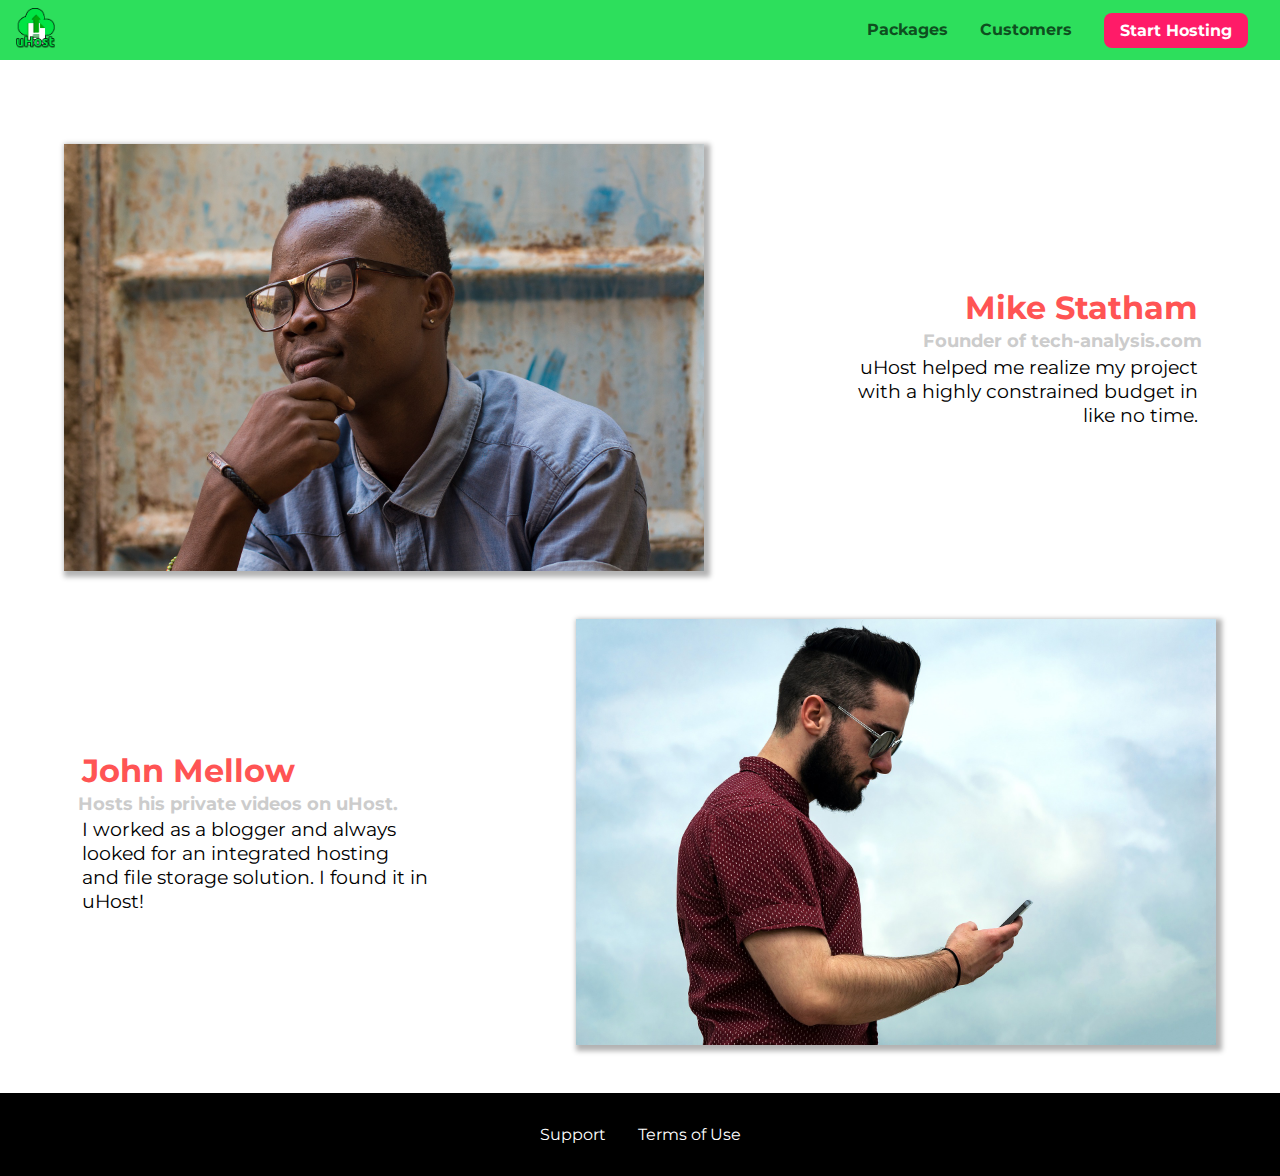
<file: css-project/main-project/customers/index.html>
<!DOCTYPE html>
<html lang="en">

<head>
    <meta charset="UTF-8">
    <meta name="viewport" content="width=device-width, initial-scale=1.0">
    <meta http-equiv="X-UA-Compatible" content="ie=edge">
    <title>uHost Customers</title>
    <link rel="shortcut icon" href="../favicon.png">
    <link rel="stylesheet" href="../shared.css">
    <link rel="stylesheet" href="customers.css">
</head>

<body>
    <div class="backdrop"></div>
    <header class="main-header">
        <div>
            <button class="toggle-button">
                <span class="toggle-button__bar"></span>
                <span class="toggle-button__bar"></span>
                <span class="toggle-button__bar"></span>
            </button>
            <a href="../index.html" class="main-header__brand">
                <img src="../images/uhost-icon.png" alt="uHost - Your favorite hosting company">
            </a>
        </div>
        <nav class="main-nav">
            <ul class="main-nav__items">
                <li class="main-nav__item">
                    <a href="../packages/index.html">Packages</a>
                </li>
                <li class="main-nav__item">
                    <a href="index.html">Customers</a>
                </li>
                <li class="main-nav__item main-nav__item--cta">
                    <a href="../start-hosting/index.html">Start Hosting</a>
                </li>
            </ul>
        </nav>
    </header>
    <nav class="mobile-nav">
        <ul class="mobile-nav__items">
            <li class="mobile-nav__item">
                <a href="../packages/index.html">Packages</a>
            </li>
            <li class="mobile-nav__item">
                <a href="index.html">Customers</a>
            </li>
            <li class="mobile-nav__item mobile-nav__item--cta">
                <a href="../start-hosting/index.html">Start Hosting</a>
            </li>
        </ul>
    </nav>
    <main>
        <div>
            <div class="testimonial" id="customer-1">
                <div class="testimonial__image-container">
                    <img src="../images/customer-1.jpg" alt="Mike Statham - Customer" class="testimonial__image">
                </div>
                <div class="testimonial__info">
                    <h1 class="testimonial__name">Mike Statham</h1>
                    <h2 class="testimonial__subtitle">Founder of
                        <a href="tech-analysis.com">tech-analysis.com</a>
                    </h2>
                    <p class="testimonial__text">uHost helped me realize my project with a highly constrained budget in like no time.</p>
                </div>
            </div>
            <div class="testimonial" id="customer-2">

                <div class="testimonial__info">
                    <h1 class="testimonial__name">John Mellow</h1>
                    <h2 class="testimonial__subtitle">Hosts his private videos on uHost.
                    </h2>
                    <p class="testimonial__text">I worked as a blogger and always looked for an integrated hosting and file storage solution. I found
                        it in uHost!
                    </p>
                </div>
                <div class="testimonial__image-container">
                    <img src="../images/customer-2.jpg" alt="John Mellow - Customer" class="testimonial__image">
                </div>
            </div>
        </div>
    </main>
    <footer class="main-footer">
        <nav>
            <ul class="main-footer__links">
                <li class="main-footer__link">
                    <a href="#">Support</a>
                </li>
                <li class="main-footer__link">
                    <a href="#">Terms of Use</a>
                </li>
            </ul>
        </nav>
    </footer>
    <script src="../shared.js"></script>
</body>

</html>
</file>
<file: basics-08-project-finished/main.css>
* {
    box-sizing: border-box;
}

body {
    font-family: 'Montserrat', sans-serif;
    margin: 0;
}

#product-overview {
    background: url("freedom.jpg");
    width: 100%;
    height: 528px;
    padding: 10px;
}

.section-title {
    color: #2ddf5c;
}

#product-overview h1 {
    color: white;
    font-family: 'Anton', sans-serif;
}

.plan {
    background: #d5ffdc;
}

/* h1 {
    font-family: sans-serif;
} */


.main-header {
    width: 100%;
    background: #2ddf5c;
    padding: 8px 16px;
}

.main-nav__item {
    display: inline-block;
    margin: 0 10px;
}

.main-nav__item > a {
    text-decoration: none;
    color: #0e4f1f;
    padding: 5px 0;
}

.main-nav__item--cta a {
    color: white;
    background: #ff1b68;
    padding: 8px 16px;
    border-radius: 8px;
}



/*
.main-nav__item > a::after {
    content: " Link";
    color: red;
}
*/

.main-nav__item > a:hover,
.main-nav__item > a:active {
    color: white;
    border-bottom: 5px solid white;
}

.main-nav__item--cta a:hover,
.main-nav__item--cta a:active {
    color: #ff1b68;
    background: white;
    border: none;
}



.main-nav__items {
    margin: 0;
    padding: 0;
    list-style: none;
}

.main-header > div {
    display: inline-block;
    vertical-align: middle;
}

.main-nav {
    display: inline-block;
    text-align: right;
    width: calc(100% - 74px);
    vertical-align: middle;
}

.main-header__brand {
    color: #0e4f1f;
    text-decoration: none;
    font-weight: bold;
    font-size: 22px;
}

p::first-letter {
    color: red;
    font-size: 20px;
}
</file>
<file: css-grid/main.css>
.container {
    margin: 20px;
}

.el1 {
    background: rgba(255, 154, 72, 0.5);
}

.el2 {
    background: rgba(255, 0, 0, 0.5);
}

.el3 {
    background: rgba(0, 128, 0, 0.5);
}

.el4 {
    background: rgba(0, 4, 255, 0.5);
}
</file>
<file: position-02-working-with-fixed-starting-code/main.css>
html {
    background: #b3b3b3;
    padding: 15px;
    border: 5px solid white;
    margin: 15px;
    height: 2000px;
}

body {
    background: #fa923f;
    padding: 20px;
    border: 5px solid black;
    margin: 0;
  }
  
.parent {
    background: white;
    padding: 20px;
    border: 5px solid black;
    margin: 0;
    overflow: hidden;
  }
  
.parent div { 
    background: rgb(105, 105, 109);
    color: white;
    padding: 10px;
    border: 5px solid black;
    margin: 10px;
}

.parent .child-1 {
  position: relative;
  top: 0px;
  left: 50px;
}
</file>
<file: position-07-introducing-sticky-positioning-starting-code/main.css>
html {
    /*background: #b3b3b3;
    padding: 15px;
    border: 5px solid white;
    margin: 15px;*/
    height: 2000px;
}

body {
    /*background: #fa923f;
    padding: 20px;
    border: 5px solid black;*/
    margin: 0;
  }
  
.parent {
    background: white;
    padding: 20px;
    /*border: 5px solid black;*/
    margin: 10px;
  }

.parent .country {
    background: #fa923f;
    color: white;
    padding: 10px;
    border: 5px solid black;
    margin: 10px;
    position: sticky;
    top: 0px;
}
  
.parent .cities {
    background: rgb(105, 105, 109);
    color: white;
    padding: 10px;
    border: 5px solid black;
    margin: 10px;
}
</file>
<file: position-08-understanding-stacking-context-starting-code/main.css>
html {
    background: #b3b3b3;
    padding: 15px;
    border: 5px solid white;
    margin: 15px;
    height: 2000px;
}

body {
    background: white;
    padding: 20px;
    border: 5px solid black;
    margin: 0;
    height: 400px;
}
  
.navigation, .headline, .contact-us {
    padding: 20px;
    border: 5px solid black;
    margin: 10px;
    position: fixed;
}
  
.headline div {
    background: rgb(105, 105, 109);
    color: white;
    padding: 10px;
    border: 5px solid black;
    margin: 10px;
    width: 130px;
}

.navigation {
    background: rgb(255, 109, 109);
    top: 100px;
    left: 100px;
    width: 300px;
    z-index: 2;
}

.headline {
    background: rgb(77, 77, 248);
    top: 150px;
    left: 150px;
    width: 270px;
    height: 200px;
    z-index: 1;
}

.contact-us {
    background: rgb(69, 214, 69);
    top: 180px;
    left: 320px;
    width: 180px;
}

.image-1 {
    top: 200px;
    left: 230px; 
    position: fixed;
}

.image-2 {
    top: 230px;
    left: 260px;
}

.image-3 {
    left: 300px;
    top: 260px;
}
</file>
<file: basics-08-project-finished/assignment1/main.css>
/*.box {
    padding: 10px;
    border: 3px solid red;
    margin: 20px;
} */

.box {
    padding-top: 10px;
    padding-right: 5px;
    padding-bottom: 20px;
    padding-left: 15px;

    border-top: 3px solid red;
    border-right: 3px solid black;
    border-bottom: 7px solid red;
    border-left: 7px solid black;

    margin: 0;

    height: 300px;
    width: 48%;
    box-sizing: border-box;
    display: inline-block;
}
html,
body,
main {
    height: 100%;
}

#first-box {
    /*display: none;*/
    visibility: hidden;

}

div:last-of-type:hover {
    border-color: green;
}
</file>
<file: basics-08-project-finished/more-on-selectors-1-start-code/main.css>
body {
    font-family: sans-serif;
}

nav {
    margin-bottom: 16px;
    background: #fa923f;
    padding: 8px 0;
}

a {
    text-decoration: none;
    color: white;
    margin: 10px;
}

a.active {
    color: #521751;
}

a:not(.active) {
    color: blue;
}

.main-section {
    height: 800px;
    border: 1px solid #ccc;
    padding: 16px;
}

.highlighted {
    border: 3px solid #fa923f;
}
</file>
<file: css-project/flexbox-box/main.css>
* {
    box-sizing: border-box;
    font-size: 1.5rem;
}

html {
    background: #b3b3b3;
    padding: 5px;
}

body {
    background: #b3b3b3;
    padding: 5px;
    margin: 0;
  }
  
.flex-container {
    background: white;
    padding: 10px;
    border: 5px solid black;
    display: flex;
    flex-direction: row;
    flex-wrap: wrap;
  }

.item-1 {
    background: #ff7300;
    color: white;
    padding: 10px;
    border: 5px solid black;
    margin: 10px;
}

.item-2 {
    background: #ff9640;
    color: white;
    padding: 10px;
    border: 5px solid black;
    margin: 10px;
    width: 250px;
    font-size: 1.8rem;
}

.item-3 {
    background: #ff9640;
    color: white;
    padding: 10px;
    border: 5px solid black;
    margin: 10px;
    height: 250px;
}

.item-4 {
    background: #f5c096;
    color: white;
    padding: 10px;
    border: 5px solid black;
    margin: 10px;
    width: 300px;
    height: 300px;
}

.item-5 {
    background: #d3c0b1;
    color: white;
    padding: 10px;
    border: 5px solid black;
    margin: 10px;
    width: 350px;
}

.item-6 {
    background: #d3c0b1;
    color: white;
    padding: 10px;
    border: 5px solid black;
    margin: 10px;
    width: 350px;
}
</file>
<file: css-project/main-project/shared.css>
@import url('https://fonts.googleapis.com/css?family=Roboto');
@import url('https://fonts.googleapis.com/css?family=Anton');
@import url('https://fonts.googleapis.com/css?family=Montserrat:400,700');

* {
  box-sizing: border-box;
}

body {
  font-family: "Montserrat", sans-serif;
  margin: 0;
}

main {
  min-height: calc(100vh - 3.5rem - 8rem);
  margin-top: 3.5rem;
}

.backdrop {
  position: fixed;
  display: none;
  top: 0;
  left: 0;
  z-index: 100;
  width: 100vw;
  height: 100vh;
  background: rgba(0, 0, 0, 0.5);
}

.main-header {
  width: 100%;
  position: fixed;
  top: 0;
  left: 0;
  background: #2ddf5c;
  padding: 0.5rem 1rem;
  z-index: 60;
  display: flex;
  align-items: center;
  justify-content: space-between;
}

.main-header > div {
  display: inline-block;
  vertical-align: middle;
}

.toggle-button {
  width: 3rem;
  background: transparent;
  border: none;
  cursor: pointer;
  padding-top: 0;
  padding-bottom: 0;
  vertical-align: middle;
}

.toggle-button:focus {
  outline: none;
}

.toggle-button__bar {
  width: 100%;
  height: 0.2rem;
  background: black;
  display: block;
  margin: 0.6rem 0;
}

.main-header__brand {
  color: #0e4f1f;
  text-decoration: none;
  font-weight: bold;
}

.main-header__brand img {
  height: 2.5rem;
  /* width: 100%; */
}

.main-nav {
  display: none;
}

.main-nav__items {
  margin: 0;
  padding: 0;
  list-style: none;
  display: flex;
}

.main-nav__item {
  margin: 0 1rem;
}

.main-nav__item a,
.mobile-nav__item a {
  text-decoration: none;
  color: #0e4f1f;
  font-weight: bold;
  padding: 0.2rem 0;
}

.main-nav__item a:hover,
.main-nav__item a:active {
  color: white;
  border-bottom: 5px solid white;
}

.main-nav__item--cta a,
.mobile-nav__item--cta a {
  color: white;
  background: #ff1b68;
  padding: 0.5rem 1rem;
  border-radius: 8px;
}

.main-nav__item--cta a:hover,
.main-nav__item--cta a:active,
.mobile-nav__item--cta a:hover,
.mobile-nav__item--cta a:active {
  color: #ff1b68;
  background: white;
  border: none;
}

@media (min-width: 40rem) {
  .toggle-button {
    display: none;
  }

  .main-nav {
   /* display: inline-block;
    text-align: right;
    width: calc(100% - 44px);
    vertical-align: middle; */
    display: flex;
  }
}

.main-footer {
  background: black;
  padding: 2rem;
  margin-top: 3rem;
}

.main-footer__links {
  list-style: none;
  margin: 0;
  padding: 0;
  display: flex;
  flex-direction: column;
  align-items: center;
  justify-content: center;
}

.main-footer__link {
  margin: 0.5rem 0;
}

.main-footer__link a {
  color: white;
  text-decoration: none;
}

.main-footer__link a:hover,
.main-footer__link a:active {
  color: #ccc;
}

.mobile-nav {
  display: none;
  position: fixed;
  z-index: 101;
  top: 0;
  left: 0;
  background: white;
  width: 80%;
  height: 100vh;
}

.mobile-nav__items {
  width: 90%;
  height: 100%;
  list-style: none;
  margin: 0 auto;
  padding: 0;
  display: flex;
  flex-direction: column;
  justify-content: center;
  align-items: center;
}

.mobile-nav__item {
  margin: 1rem 0;
}

.mobile-nav__item a {
  font-size: 1.5rem;
}

.button {
  background: #0e4f1f;
  color: white;
  font: inherit;
  border: 1.5px solid #0e4f1f;
  padding: 0.5rem;
  border-radius: 8px;
  font-weight: bold;
  cursor: pointer;
}

.button:hover,
.button:active {
  background: white;
  color: #0e4f1f;
}

.button:focus {
  outline: none;
}

.button[disabled] {
  cursor: not-allowed;
  border-color: #a1a1a1;
  background: #ccc;
  color:  #a1a1a1;
}

.open {
    display: block !important;
}

@media (min-width: 40rem) {
  .main-footer__links  {
    flex-direction: row;
  }

  .main-footer__link {
    margin: 0 1rem;
  }
}
</file>
<file: css-project/main-project/main.css>
#product-overview {
  background: linear-gradient(to top, rgba(80, 68, 18, 0.6) 10%, transparent),
    url("images/freedom.jpg") center/cover no-repeat border-box,
    #ff1b68;
  /* background-image: url("freedom.jpg");
    background-size: cover;
    background-position: left 10% bottom 20%; */
  /* background-repeat: no-repeat;
    background-origin: border-box;
    background-clip: border-box; */
  /* background-image: linear-gradient(180deg, red 70%, blue 60%, rgba(0,0,0,0.5)); */
  /* background-image: radial-gradient(ellipse farthest-corner at 20% 50%, red, blue 70%, green); */
  width: 100vw;
  height: 33vh;
  /* border: 5px dashed red; */
  position: relative;
}

#product-overview h1 {
  color: white;
  font-family: "Anton", sans-serif;
  position: absolute;
  bottom: 5%;
  left: 3%;
  font-size: 1.6rem;
}

@media (min-width: 40rem) and (min-height: 40rem) {
  #product-overview {
    height: 40vh;
    background-position: 50% 25%;
  }

  #product-overview h1 {
    font-size: 3rem;
  }
}

.section-title {
  color: #2ddf5c;
  text-align: center;
}

.plan {
  background: #d5ffdc;
  padding: 1rem;
  margin: 0.5rem 1rem;
  width: 100%;
  display: flex;
  flex-direction: column;
  align-items: center;
  height: 28rem;
}

.plan--highlighted {
  background: #19b84c;
  color: white;
  height: 30rem;
  z-index: 50;
}

.plan__annotation {
  background: white;
  color: #19b84c;
  padding: 0.5rem;
  box-shadow: 2px 2px 2px 2px rgba(0, 0, 0, 0.5);
  border-radius: 8px;
}

.plan__title {
  color: #0e4f1f;
}

.plan__price {
  color: #858585;
}

.plan--highlighted .plan__title {
  color: white;
}

.plan--highlighted .plan__price {
  color: #0e4f1f;
}

.plan__features {
  list-style: none;
  margin: 0;
  padding: 0;
}

.plan__feature {
  margin: 0.5rem 0;
}

@media (min-width: 40rem) {
  .plan__list {
    width: 100%;
    display: flex;
    justify-content: center;
    align-items: center;
  }

  .plan {
    width: 30%;
    min-width: 13rem;
    max-width: 25rem;
  }

  .plan--highlighted {
    box-shadow: 2px 2px 2px 2px rgba(0, 0, 0, 0.5);
  }
}

#key-features {
  background: #ff1b68;
  margin-top: 5rem;
  padding: 1rem;
}

#key-features .section-title {
  color: white;
  margin: 2rem;
}

.key-feature__list {
  list-style: none;
  margin: 0;
  padding: 0;
  text-align: center;
}

.key-feature__image {
  background: #ffcede;
  width: 128px;
  height: 128px;
  border: 2px solid #424242;
  border-radius: 50%;
  margin: auto;
  padding: 1.5rem;
}

.key-feature__description {
  text-align: center;
  font-weight: bold;
  color: white;
  font-size: 1.2rem;
}

@media (min-width: 40rem) {
  .key-feature {
    width: 30%;
    max-width: 25rem;
  }

  .key-feature__list {
      display: flex;
      justify-content: center;
  }
}

/* h1 {
    font-family: sans-serif;
} */

.modal {
  position: fixed;
  display: none;
  z-index: 200;
  top: 20%;
  left: 30%;
  width: 40%;
  background: white;
  padding: 1rem;
  border: 1px solid #ccc;
  box-shadow: 1px 1px 1px rgba(0, 0, 0, 0.5);
}

.modal__title {
  text-align: center;
  margin: 0 0 1rem 0;
}

.modal__actions {
  text-align: center;
}

.modal__action {
  border: 1px solid #0e4f1f;
  background: #0e4f1f;
  text-decoration: none;
  color: white;
  font: inherit;
  padding: 0.5rem 1rem;
  cursor: pointer;
}

.modal__action:hover,
.modal__action:active {
  background: #2ddf5c;
  border-color: #2ddf5c;
}

.modal__action--negative {
  background: red;
  border-color: red;
}

.modal__action--negative:hover,
.modal__action--negative:active {
  background: #ff5454;
  border-color: #ff5454;
}
</file>
<file: css-project/main-project/customers/customers.css>
main {
  padding-top: 2.5rem;
}

.testimonial {
    font-size: 1.2rem;
  }
  
  /*.testimonial__list {
    width: 80%;
    margin: auto;
  }*/

  .testimonial__image-container {
    width: 100%;
    max-width: 40rem;
    box-shadow: 3px 3px 5px 3px rgba(0,0,0,0.3);
  }

  .testimonial__image {
    width: 100%;
    vertical-align: top;
  }
  
  .testimonial__info {
    text-align: right;
    padding: 0.9rem;
  }
  
  #customer-2.testimonial {
    text-align: right;
  }
  
  #customer-2 .testimonial__info {
    text-align: left;
  }
  
  .testimonial__name {
    margin: 0.2rem;
    color: #ff5454;
    font-size: 2rem;
  }
  
  .testimonial__subtitle {
    margin: 0;
    font-size: 1.1rem;
    color: #ccc;
  }
  
  .testimonial__subtitle a {
    color: inherit;
    text-decoration: none;
  }
  
  .testimonial__subtitle a:hover,
  .testimonial__subtitle a:active {
    color: #7a7a7a;
  }

  .testimonial__text {
    margin: 0.2rem;
    font-stretch: ultra-condensed;
  }

  @media (min-width: 40rem) {
    .testimonial {
      margin: 3rem auto;
      max-width: 1500px;
      display: flex;
      align-items: center;
      justify-content: space-around;
    }

    .testimonial__image-container {
      width: 66%;
    }

    .testimonial__info {
      width: 30%;
    }
    
  }
</file>
